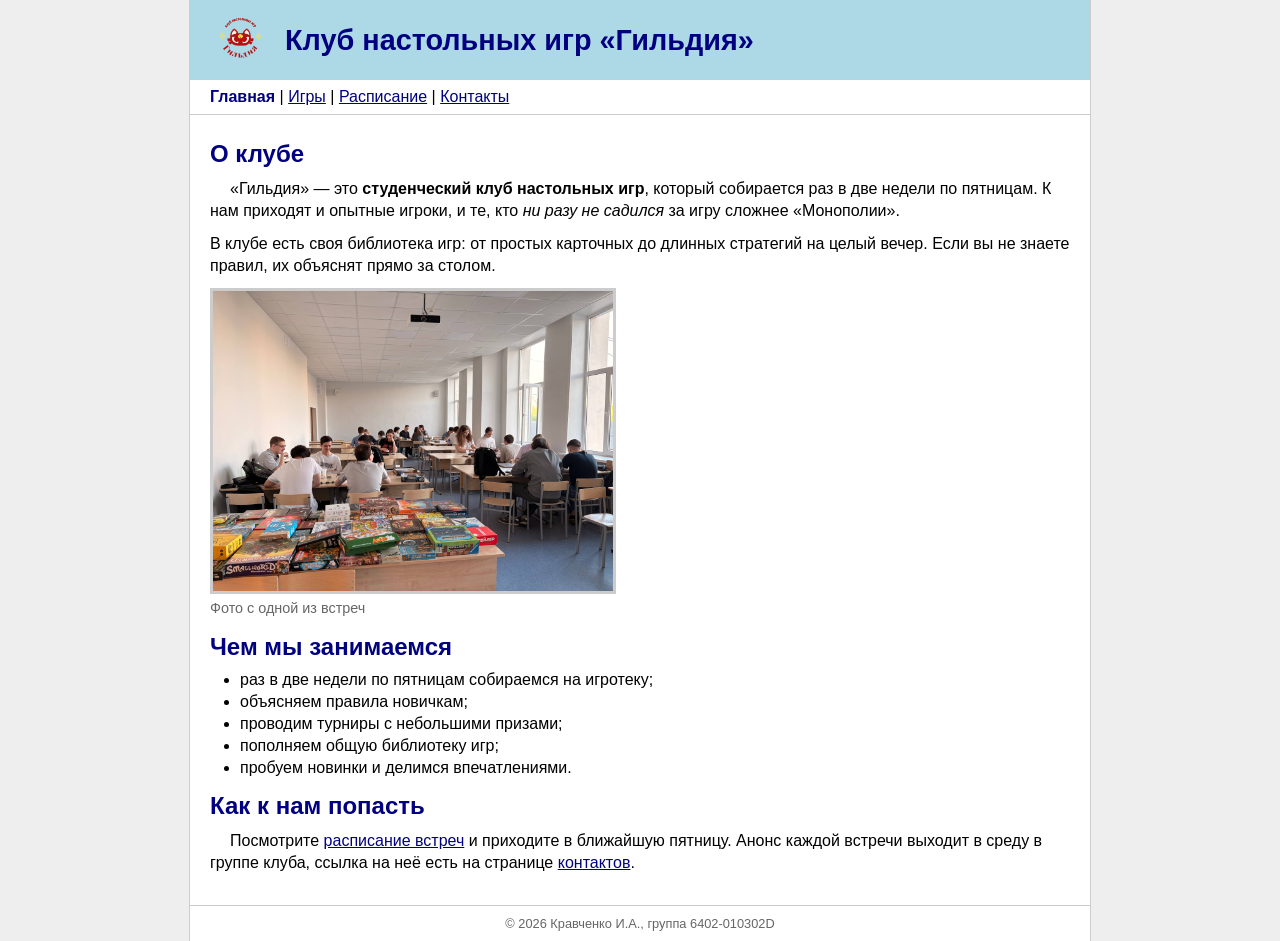
<file: lab2/index.html>
<!DOCTYPE html>
<html lang="ru">
<head>
  <meta charset="UTF-8">
  <title>Главная — Клуб «Гильдия»</title>
  <link rel="stylesheet" href="css/style.css">
</head>
<body>
  <div id="wrapper">
    <header id="header">
      <img src="images/meeple.svg" alt="Логотип клуба" class="logo">
      <h1>Клуб настольных игр «Гильдия»</h1>
    </header>
    <nav>
      <a href="index.html" class="active">Главная</a> |
      <a href="games.html">Игры</a> |
      <a href="schedule.html">Расписание</a> |
      <a href="contacts.html">Контакты</a>
    </nav>
    <main>
      <h2>О клубе</h2>
      <p>
        «Гильдия» — это <strong>студенческий клуб настольных игр</strong>, который собирается
        раз в две недели по пятницам. К нам приходят и опытные игроки, и те, кто <em>ни разу не садился</em>
        за игру сложнее «Монополии».
      </p>
      <p>
        В клубе есть своя библиотека игр: от простых карточных до длинных стратегий на целый вечер.
        Если вы не знаете правил, их объяснят прямо за столом.
      </p>
      <img src="images/photo_2026-05-12_20-10-39.jpg" alt="Игротека клуба: игроки за столами, впереди стол с коробками игр" class="photo">
      <p class="note">Фото с одной из встреч</p>

      <h2>Чем мы занимаемся</h2>
      <ul>
        <li>раз в две недели по пятницам собираемся на игротеку;</li>
        <li>объясняем правила новичкам;</li>
        <li>проводим турниры с небольшими призами;</li>
        <li>пополняем общую библиотеку игр;</li>
        <li>пробуем новинки и делимся впечатлениями.</li>
      </ul>

      <h2>Как к нам попасть</h2>
      <p>
        Посмотрите <a href="schedule.html">расписание встреч</a> и приходите в ближайшую пятницу.
        Анонс каждой встречи выходит в среду в группе клуба, ссылка на неё есть на странице
        <a href="contacts.html">контактов</a>.
      </p>
    </main>
    <footer>© 2026 Кравченко И.А., группа 6402-010302D</footer>
  </div>
</body>
</html>
</file>
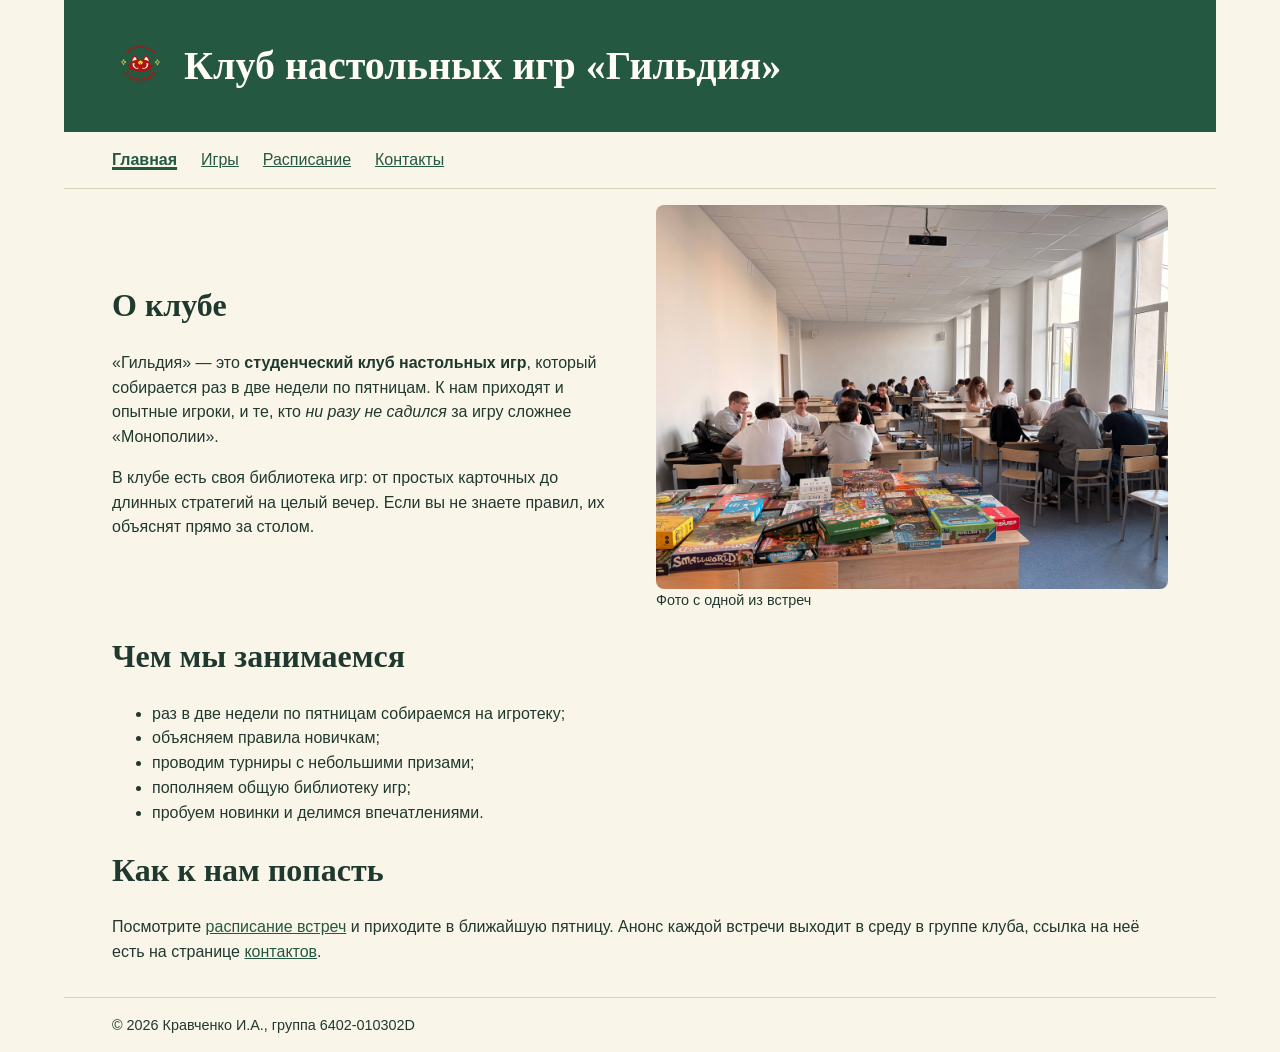
<file: lab4/index.html>
<!DOCTYPE html>
<html lang="ru">
<head>
  <meta charset="UTF-8">
  <meta name="viewport" content="width=device-width, initial-scale=1">
  <title>Главная — Клуб «Гильдия»</title>
  <link rel="stylesheet" href="css/style.css">
</head>
<body>
  <div class="page">
    <header class="masthead">
      <img src="images/meeple.svg" alt="Логотип клуба" class="masthead__logo masthead__logo_lively">
      <h1>Клуб настольных игр «Гильдия»</h1>
    </header>
    <nav class="menu">
      <a href="index.html" aria-current="page">Главная</a>
      <a href="games.html">Игры</a>
      <a href="schedule.html">Расписание</a>
      <a href="contacts.html">Контакты</a>
    </nav>
    <main>
      <section class="intro"><div><h2>О клубе</h2>
      <p>
        «Гильдия» — это <strong>студенческий клуб настольных игр</strong>, который собирается
        раз в две недели по пятницам. К нам приходят и опытные игроки, и те, кто <em>ни разу не садился</em>
        за игру сложнее «Монополии».
      </p>
      <p>
        В клубе есть своя библиотека игр: от простых карточных до длинных стратегий на целый вечер.
        Если вы не знаете правил, их объяснят прямо за столом.
      </p>
      </div><figure class="intro__figure"><img src="images/photo_2026-05-12_20-10-39.jpg" alt="Игротека клуба: игроки за столами, впереди стол с коробками игр" class="photo">
      <figcaption>Фото с одной из встреч</figcaption></figure></section>

      <h2>Чем мы занимаемся</h2>
      <ul>
        <li>раз в две недели по пятницам собираемся на игротеку;</li>
        <li>объясняем правила новичкам;</li>
        <li>проводим турниры с небольшими призами;</li>
        <li>пополняем общую библиотеку игр;</li>
        <li>пробуем новинки и делимся впечатлениями.</li>
      </ul>

      <h2>Как к нам попасть</h2>
      <p>
        Посмотрите <a href="schedule.html">расписание встреч</a> и приходите в ближайшую пятницу.
        Анонс каждой встречи выходит в среду в группе клуба, ссылка на неё есть на странице
        <a href="contacts.html">контактов</a>.
      </p>
    </main>
    <footer>© 2026 Кравченко И.А., группа 6402-010302D</footer>
  </div>
</body>
</html>
</file>
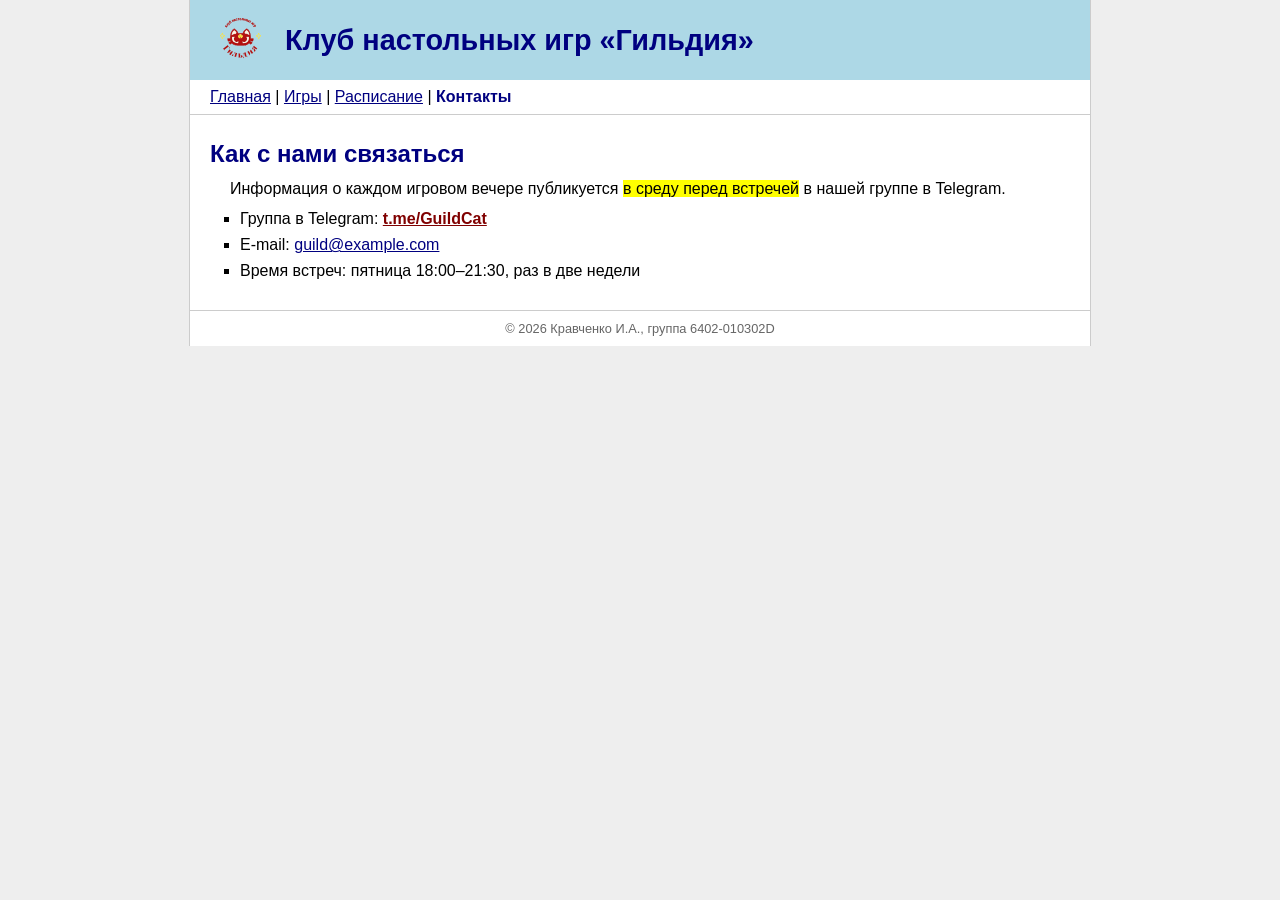
<file: lab2/contacts.html>
<!DOCTYPE html>
<html lang="ru">
<head>
  <meta charset="UTF-8">
  <title>Контакты — Клуб «Гильдия»</title>
  <link rel="stylesheet" href="css/style.css">
</head>
<body>
  <div id="wrapper">
    <header id="header">
      <img src="images/meeple.svg" alt="Логотип клуба" class="logo">
      <h1>Клуб настольных игр «Гильдия»</h1>
    </header>
    <nav>
      <a href="index.html">Главная</a> |
      <a href="games.html">Игры</a> |
      <a href="schedule.html">Расписание</a> |
      <a href="contacts.html" class="active">Контакты</a>
    </nav>
    <main>
      <h2>Как с нами связаться</h2>
      <p>
        Информация о каждом игровом вечере публикуется <mark>в среду перед встречей</mark>
        в нашей группе в Telegram.
      </p>
      <ul class="contacts">
        <li>Группа в Telegram: <a href="https://t.me/GuildCat" target="_blank">t.me/GuildCat</a></li>
        <li>E-mail: <a href="mailto:guild@example.com">guild@example.com</a></li>
        <li>Время встреч: пятница 18:00–21:30, раз в две недели</li>
      </ul>
    </main>
    <footer>© 2026 Кравченко И.А., группа 6402-010302D</footer>
  </div>
</body>
</html>
</file>
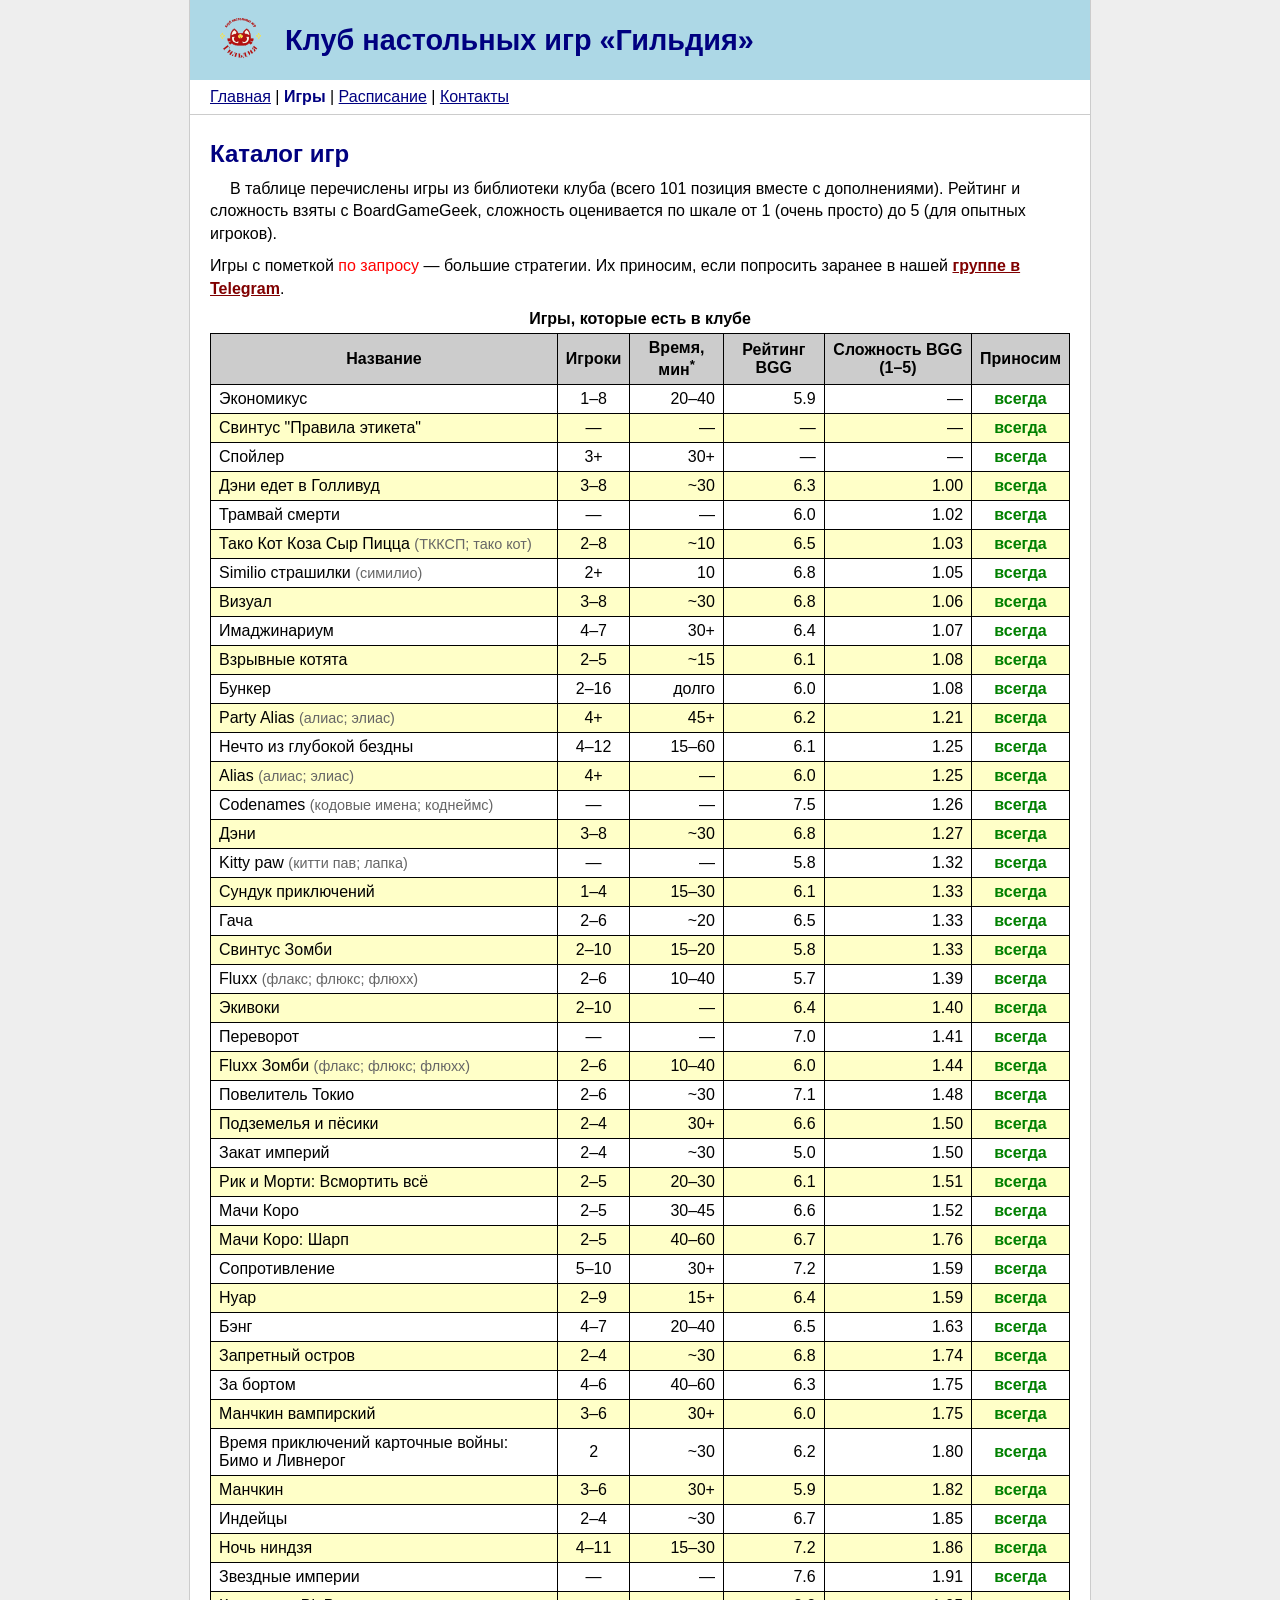
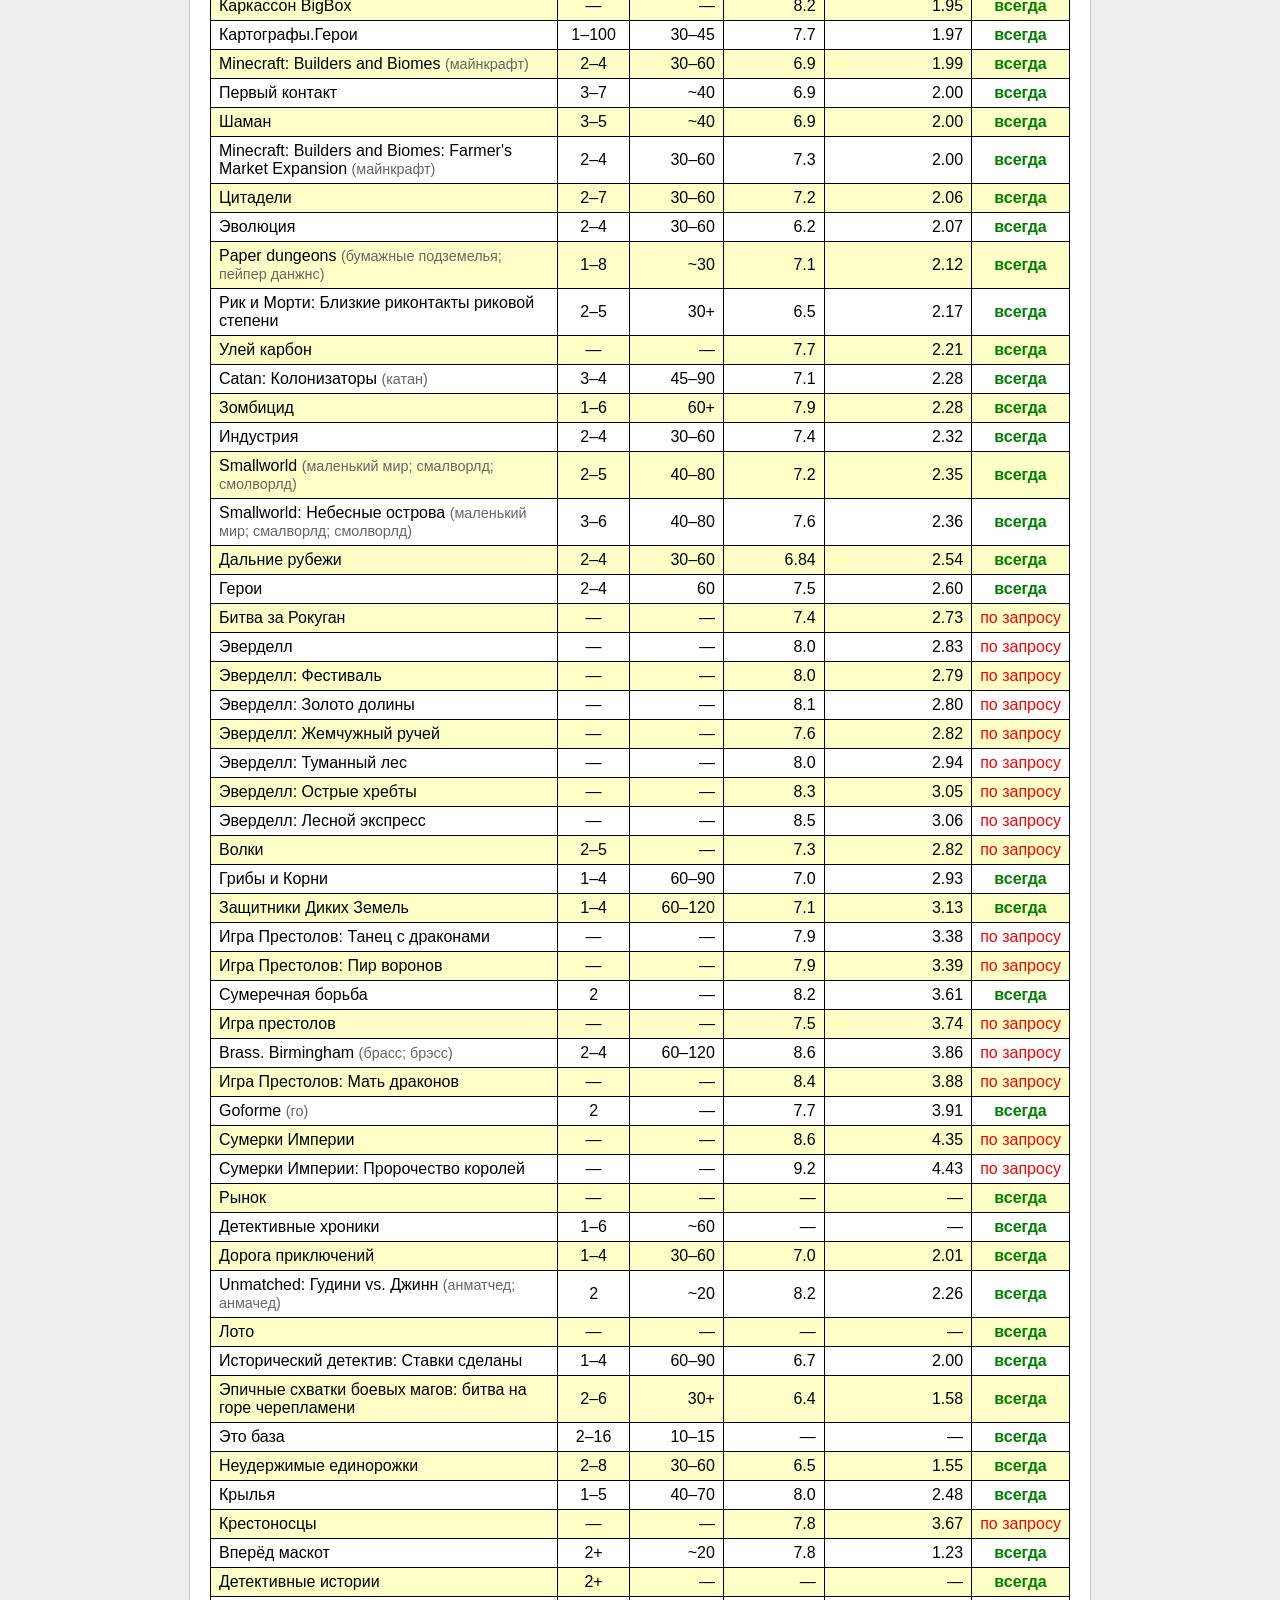
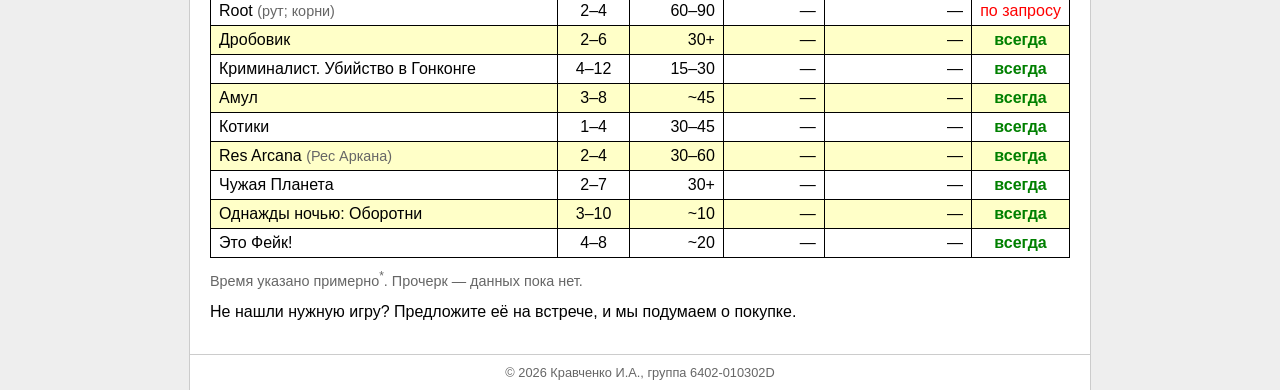
<file: lab2/games.html>
<!DOCTYPE html>
<html lang="ru">
<head>
  <meta charset="UTF-8">
  <title>Игры — Клуб «Гильдия»</title>
  <link rel="stylesheet" href="css/style.css">
</head>
<body>
  <div id="wrapper">
    <header id="header">
      <img src="images/meeple.svg" alt="Логотип клуба" class="logo">
      <h1>Клуб настольных игр «Гильдия»</h1>
    </header>
    <nav>
      <a href="index.html">Главная</a> |
      <a href="games.html" class="active">Игры</a> |
      <a href="schedule.html">Расписание</a> |
      <a href="contacts.html">Контакты</a>
    </nav>
    <main>
      <h2>Каталог игр</h2>
      <p>
        В таблице перечислены игры из библиотеки клуба (всего 101 позиция вместе с дополнениями).
        Рейтинг и сложность взяты с BoardGameGeek, сложность оценивается по шкале
        от 1 (очень просто) до 5 (для опытных игроков).
      </p>
      <p>
        Игры с пометкой <span class="no">по запросу</span> — большие стратегии. Их приносим,
        если попросить заранее в нашей <a href="https://t.me/GuildCat" target="_blank">группе в Telegram</a>.
      </p>

      <table>
        <caption>Игры, которые есть в клубе</caption>
        <thead>
          <tr>
            <th>Название</th>
            <th>Игроки</th>
            <th>Время, мин<sup>*</sup></th>
            <th>Рейтинг BGG</th>
            <th>Сложность BGG (1–5)</th>
            <th>Приносим</th>
          </tr>
        </thead>
        <tbody>
          <tr>
            <td class="left">Экономикус</td>
            <td class="center">1–8</td>
            <td class="right">20–40</td>
            <td class="right">5.9</td>
            <td class="right">—</td>
            <td class="center"><span class="yes">всегда</span></td>
          </tr>
          <tr>
            <td class="left">Свинтус "Правила этикета"</td>
            <td class="center">—</td>
            <td class="right">—</td>
            <td class="right">—</td>
            <td class="right">—</td>
            <td class="center"><span class="yes">всегда</span></td>
          </tr>
          <tr>
            <td class="left">Спойлер</td>
            <td class="center">3+</td>
            <td class="right">30+</td>
            <td class="right">—</td>
            <td class="right">—</td>
            <td class="center"><span class="yes">всегда</span></td>
          </tr>
          <tr>
            <td class="left">Дэни едет в Голливуд</td>
            <td class="center">3–8</td>
            <td class="right">~30</td>
            <td class="right">6.3</td>
            <td class="right">1.00</td>
            <td class="center"><span class="yes">всегда</span></td>
          </tr>
          <tr>
            <td class="left">Трамвай смерти</td>
            <td class="center">—</td>
            <td class="right">—</td>
            <td class="right">6.0</td>
            <td class="right">1.02</td>
            <td class="center"><span class="yes">всегда</span></td>
          </tr>
          <tr>
            <td class="left">Тако Кот Коза Сыр Пицца <span class="note">(ТККСП; тако кот)</span></td>
            <td class="center">2–8</td>
            <td class="right">~10</td>
            <td class="right">6.5</td>
            <td class="right">1.03</td>
            <td class="center"><span class="yes">всегда</span></td>
          </tr>
          <tr>
            <td class="left">Similio страшилки <span class="note">(симилио)</span></td>
            <td class="center">2+</td>
            <td class="right">10</td>
            <td class="right">6.8</td>
            <td class="right">1.05</td>
            <td class="center"><span class="yes">всегда</span></td>
          </tr>
          <tr>
            <td class="left">Визуал</td>
            <td class="center">3–8</td>
            <td class="right">~30</td>
            <td class="right">6.8</td>
            <td class="right">1.06</td>
            <td class="center"><span class="yes">всегда</span></td>
          </tr>
          <tr>
            <td class="left">Имаджинариум</td>
            <td class="center">4–7</td>
            <td class="right">30+</td>
            <td class="right">6.4</td>
            <td class="right">1.07</td>
            <td class="center"><span class="yes">всегда</span></td>
          </tr>
          <tr>
            <td class="left">Взрывные котята</td>
            <td class="center">2–5</td>
            <td class="right">~15</td>
            <td class="right">6.1</td>
            <td class="right">1.08</td>
            <td class="center"><span class="yes">всегда</span></td>
          </tr>
          <tr>
            <td class="left">Бункер</td>
            <td class="center">2–16</td>
            <td class="right">долго</td>
            <td class="right">6.0</td>
            <td class="right">1.08</td>
            <td class="center"><span class="yes">всегда</span></td>
          </tr>
          <tr>
            <td class="left">Party Alias <span class="note">(алиас; элиас)</span></td>
            <td class="center">4+</td>
            <td class="right">45+</td>
            <td class="right">6.2</td>
            <td class="right">1.21</td>
            <td class="center"><span class="yes">всегда</span></td>
          </tr>
          <tr>
            <td class="left">Нечто из глубокой бездны</td>
            <td class="center">4–12</td>
            <td class="right">15–60</td>
            <td class="right">6.1</td>
            <td class="right">1.25</td>
            <td class="center"><span class="yes">всегда</span></td>
          </tr>
          <tr>
            <td class="left">Alias <span class="note">(алиас; элиас)</span></td>
            <td class="center">4+</td>
            <td class="right">—</td>
            <td class="right">6.0</td>
            <td class="right">1.25</td>
            <td class="center"><span class="yes">всегда</span></td>
          </tr>
          <tr>
            <td class="left">Codenames <span class="note">(кодовые имена; коднеймс)</span></td>
            <td class="center">—</td>
            <td class="right">—</td>
            <td class="right">7.5</td>
            <td class="right">1.26</td>
            <td class="center"><span class="yes">всегда</span></td>
          </tr>
          <tr>
            <td class="left">Дэни</td>
            <td class="center">3–8</td>
            <td class="right">~30</td>
            <td class="right">6.8</td>
            <td class="right">1.27</td>
            <td class="center"><span class="yes">всегда</span></td>
          </tr>
          <tr>
            <td class="left">Kitty paw <span class="note">(китти пав; лапка)</span></td>
            <td class="center">—</td>
            <td class="right">—</td>
            <td class="right">5.8</td>
            <td class="right">1.32</td>
            <td class="center"><span class="yes">всегда</span></td>
          </tr>
          <tr>
            <td class="left">Сундук приключений</td>
            <td class="center">1–4</td>
            <td class="right">15–30</td>
            <td class="right">6.1</td>
            <td class="right">1.33</td>
            <td class="center"><span class="yes">всегда</span></td>
          </tr>
          <tr>
            <td class="left">Гача</td>
            <td class="center">2–6</td>
            <td class="right">~20</td>
            <td class="right">6.5</td>
            <td class="right">1.33</td>
            <td class="center"><span class="yes">всегда</span></td>
          </tr>
          <tr>
            <td class="left">Свинтус Зомби</td>
            <td class="center">2–10</td>
            <td class="right">15–20</td>
            <td class="right">5.8</td>
            <td class="right">1.33</td>
            <td class="center"><span class="yes">всегда</span></td>
          </tr>
          <tr>
            <td class="left">Fluxx <span class="note">(флакс; флюкс; флюхх)</span></td>
            <td class="center">2–6</td>
            <td class="right">10–40</td>
            <td class="right">5.7</td>
            <td class="right">1.39</td>
            <td class="center"><span class="yes">всегда</span></td>
          </tr>
          <tr>
            <td class="left">Экивоки</td>
            <td class="center">2–10</td>
            <td class="right">—</td>
            <td class="right">6.4</td>
            <td class="right">1.40</td>
            <td class="center"><span class="yes">всегда</span></td>
          </tr>
          <tr>
            <td class="left">Переворот</td>
            <td class="center">—</td>
            <td class="right">—</td>
            <td class="right">7.0</td>
            <td class="right">1.41</td>
            <td class="center"><span class="yes">всегда</span></td>
          </tr>
          <tr>
            <td class="left">Fluxx Зомби <span class="note">(флакс; флюкс; флюхх)</span></td>
            <td class="center">2–6</td>
            <td class="right">10–40</td>
            <td class="right">6.0</td>
            <td class="right">1.44</td>
            <td class="center"><span class="yes">всегда</span></td>
          </tr>
          <tr>
            <td class="left">Повелитель Токио</td>
            <td class="center">2–6</td>
            <td class="right">~30</td>
            <td class="right">7.1</td>
            <td class="right">1.48</td>
            <td class="center"><span class="yes">всегда</span></td>
          </tr>
          <tr>
            <td class="left">Подземелья и пёсики</td>
            <td class="center">2–4</td>
            <td class="right">30+</td>
            <td class="right">6.6</td>
            <td class="right">1.50</td>
            <td class="center"><span class="yes">всегда</span></td>
          </tr>
          <tr>
            <td class="left">Закат империй</td>
            <td class="center">2–4</td>
            <td class="right">~30</td>
            <td class="right">5.0</td>
            <td class="right">1.50</td>
            <td class="center"><span class="yes">всегда</span></td>
          </tr>
          <tr>
            <td class="left">Рик и Морти: Всмортить всё</td>
            <td class="center">2–5</td>
            <td class="right">20–30</td>
            <td class="right">6.1</td>
            <td class="right">1.51</td>
            <td class="center"><span class="yes">всегда</span></td>
          </tr>
          <tr>
            <td class="left">Мачи Коро</td>
            <td class="center">2–5</td>
            <td class="right">30–45</td>
            <td class="right">6.6</td>
            <td class="right">1.52</td>
            <td class="center"><span class="yes">всегда</span></td>
          </tr>
          <tr>
            <td class="left">Мачи Коро: Шарп</td>
            <td class="center">2–5</td>
            <td class="right">40–60</td>
            <td class="right">6.7</td>
            <td class="right">1.76</td>
            <td class="center"><span class="yes">всегда</span></td>
          </tr>
          <tr>
            <td class="left">Сопротивление</td>
            <td class="center">5–10</td>
            <td class="right">30+</td>
            <td class="right">7.2</td>
            <td class="right">1.59</td>
            <td class="center"><span class="yes">всегда</span></td>
          </tr>
          <tr>
            <td class="left">Нуар</td>
            <td class="center">2–9</td>
            <td class="right">15+</td>
            <td class="right">6.4</td>
            <td class="right">1.59</td>
            <td class="center"><span class="yes">всегда</span></td>
          </tr>
          <tr>
            <td class="left">Бэнг</td>
            <td class="center">4–7</td>
            <td class="right">20–40</td>
            <td class="right">6.5</td>
            <td class="right">1.63</td>
            <td class="center"><span class="yes">всегда</span></td>
          </tr>
          <tr>
            <td class="left">Запретный остров</td>
            <td class="center">2–4</td>
            <td class="right">~30</td>
            <td class="right">6.8</td>
            <td class="right">1.74</td>
            <td class="center"><span class="yes">всегда</span></td>
          </tr>
          <tr>
            <td class="left">За бортом</td>
            <td class="center">4–6</td>
            <td class="right">40–60</td>
            <td class="right">6.3</td>
            <td class="right">1.75</td>
            <td class="center"><span class="yes">всегда</span></td>
          </tr>
          <tr>
            <td class="left">Манчкин вампирский</td>
            <td class="center">3–6</td>
            <td class="right">30+</td>
            <td class="right">6.0</td>
            <td class="right">1.75</td>
            <td class="center"><span class="yes">всегда</span></td>
          </tr>
          <tr>
            <td class="left">Время приключений карточные войны: Бимо и Ливнерог</td>
            <td class="center">2</td>
            <td class="right">~30</td>
            <td class="right">6.2</td>
            <td class="right">1.80</td>
            <td class="center"><span class="yes">всегда</span></td>
          </tr>
          <tr>
            <td class="left">Манчкин</td>
            <td class="center">3–6</td>
            <td class="right">30+</td>
            <td class="right">5.9</td>
            <td class="right">1.82</td>
            <td class="center"><span class="yes">всегда</span></td>
          </tr>
          <tr>
            <td class="left">Индейцы</td>
            <td class="center">2–4</td>
            <td class="right">~30</td>
            <td class="right">6.7</td>
            <td class="right">1.85</td>
            <td class="center"><span class="yes">всегда</span></td>
          </tr>
          <tr>
            <td class="left">Ночь ниндзя</td>
            <td class="center">4–11</td>
            <td class="right">15–30</td>
            <td class="right">7.2</td>
            <td class="right">1.86</td>
            <td class="center"><span class="yes">всегда</span></td>
          </tr>
          <tr>
            <td class="left">Звездные империи</td>
            <td class="center">—</td>
            <td class="right">—</td>
            <td class="right">7.6</td>
            <td class="right">1.91</td>
            <td class="center"><span class="yes">всегда</span></td>
          </tr>
          <tr>
            <td class="left">Каркассон BigBox</td>
            <td class="center">—</td>
            <td class="right">—</td>
            <td class="right">8.2</td>
            <td class="right">1.95</td>
            <td class="center"><span class="yes">всегда</span></td>
          </tr>
          <tr>
            <td class="left">Картографы.Герои</td>
            <td class="center">1–100</td>
            <td class="right">30–45</td>
            <td class="right">7.7</td>
            <td class="right">1.97</td>
            <td class="center"><span class="yes">всегда</span></td>
          </tr>
          <tr>
            <td class="left">Minecraft: Builders and Biomes <span class="note">(майнкрафт)</span></td>
            <td class="center">2–4</td>
            <td class="right">30–60</td>
            <td class="right">6.9</td>
            <td class="right">1.99</td>
            <td class="center"><span class="yes">всегда</span></td>
          </tr>
          <tr>
            <td class="left">Первый контакт</td>
            <td class="center">3–7</td>
            <td class="right">~40</td>
            <td class="right">6.9</td>
            <td class="right">2.00</td>
            <td class="center"><span class="yes">всегда</span></td>
          </tr>
          <tr>
            <td class="left">Шаман</td>
            <td class="center">3–5</td>
            <td class="right">~40</td>
            <td class="right">6.9</td>
            <td class="right">2.00</td>
            <td class="center"><span class="yes">всегда</span></td>
          </tr>
          <tr>
            <td class="left">Minecraft: Builders and Biomes: Farmer's Market Expansion <span class="note">(майнкрафт)</span></td>
            <td class="center">2–4</td>
            <td class="right">30–60</td>
            <td class="right">7.3</td>
            <td class="right">2.00</td>
            <td class="center"><span class="yes">всегда</span></td>
          </tr>
          <tr>
            <td class="left">Цитадели</td>
            <td class="center">2–7</td>
            <td class="right">30–60</td>
            <td class="right">7.2</td>
            <td class="right">2.06</td>
            <td class="center"><span class="yes">всегда</span></td>
          </tr>
          <tr>
            <td class="left">Эволюция</td>
            <td class="center">2–4</td>
            <td class="right">30–60</td>
            <td class="right">6.2</td>
            <td class="right">2.07</td>
            <td class="center"><span class="yes">всегда</span></td>
          </tr>
          <tr>
            <td class="left">Paper dungeons <span class="note">(бумажные подземелья; пейпер данжнс)</span></td>
            <td class="center">1–8</td>
            <td class="right">~30</td>
            <td class="right">7.1</td>
            <td class="right">2.12</td>
            <td class="center"><span class="yes">всегда</span></td>
          </tr>
          <tr>
            <td class="left">Рик и Морти: Близкие риконтакты риковой степени</td>
            <td class="center">2–5</td>
            <td class="right">30+</td>
            <td class="right">6.5</td>
            <td class="right">2.17</td>
            <td class="center"><span class="yes">всегда</span></td>
          </tr>
          <tr>
            <td class="left">Улей карбон</td>
            <td class="center">—</td>
            <td class="right">—</td>
            <td class="right">7.7</td>
            <td class="right">2.21</td>
            <td class="center"><span class="yes">всегда</span></td>
          </tr>
          <tr>
            <td class="left">Catan: Колонизаторы <span class="note">(катан)</span></td>
            <td class="center">3–4</td>
            <td class="right">45–90</td>
            <td class="right">7.1</td>
            <td class="right">2.28</td>
            <td class="center"><span class="yes">всегда</span></td>
          </tr>
          <tr>
            <td class="left">Зомбицид</td>
            <td class="center">1–6</td>
            <td class="right">60+</td>
            <td class="right">7.9</td>
            <td class="right">2.28</td>
            <td class="center"><span class="yes">всегда</span></td>
          </tr>
          <tr>
            <td class="left">Индустрия</td>
            <td class="center">2–4</td>
            <td class="right">30–60</td>
            <td class="right">7.4</td>
            <td class="right">2.32</td>
            <td class="center"><span class="yes">всегда</span></td>
          </tr>
          <tr>
            <td class="left">Smallworld <span class="note">(маленький мир; смалворлд; смолворлд)</span></td>
            <td class="center">2–5</td>
            <td class="right">40–80</td>
            <td class="right">7.2</td>
            <td class="right">2.35</td>
            <td class="center"><span class="yes">всегда</span></td>
          </tr>
          <tr>
            <td class="left">Smallworld: Небесные острова <span class="note">(маленький мир; смалворлд; смолворлд)</span></td>
            <td class="center">3–6</td>
            <td class="right">40–80</td>
            <td class="right">7.6</td>
            <td class="right">2.36</td>
            <td class="center"><span class="yes">всегда</span></td>
          </tr>
          <tr>
            <td class="left">Дальние рубежи</td>
            <td class="center">2–4</td>
            <td class="right">30–60</td>
            <td class="right">6.84</td>
            <td class="right">2.54</td>
            <td class="center"><span class="yes">всегда</span></td>
          </tr>
          <tr>
            <td class="left">Герои</td>
            <td class="center">2–4</td>
            <td class="right">60</td>
            <td class="right">7.5</td>
            <td class="right">2.60</td>
            <td class="center"><span class="yes">всегда</span></td>
          </tr>
          <tr>
            <td class="left">Битва за Рокуган</td>
            <td class="center">—</td>
            <td class="right">—</td>
            <td class="right">7.4</td>
            <td class="right">2.73</td>
            <td class="center"><span class="no">по запросу</span></td>
          </tr>
          <tr>
            <td class="left">Эверделл</td>
            <td class="center">—</td>
            <td class="right">—</td>
            <td class="right">8.0</td>
            <td class="right">2.83</td>
            <td class="center"><span class="no">по запросу</span></td>
          </tr>
          <tr>
            <td class="left">Эверделл: Фестиваль</td>
            <td class="center">—</td>
            <td class="right">—</td>
            <td class="right">8.0</td>
            <td class="right">2.79</td>
            <td class="center"><span class="no">по запросу</span></td>
          </tr>
          <tr>
            <td class="left">Эверделл: Золото долины</td>
            <td class="center">—</td>
            <td class="right">—</td>
            <td class="right">8.1</td>
            <td class="right">2.80</td>
            <td class="center"><span class="no">по запросу</span></td>
          </tr>
          <tr>
            <td class="left">Эверделл: Жемчужный ручей</td>
            <td class="center">—</td>
            <td class="right">—</td>
            <td class="right">7.6</td>
            <td class="right">2.82</td>
            <td class="center"><span class="no">по запросу</span></td>
          </tr>
          <tr>
            <td class="left">Эверделл: Туманный лес</td>
            <td class="center">—</td>
            <td class="right">—</td>
            <td class="right">8.0</td>
            <td class="right">2.94</td>
            <td class="center"><span class="no">по запросу</span></td>
          </tr>
          <tr>
            <td class="left">Эверделл: Острые хребты</td>
            <td class="center">—</td>
            <td class="right">—</td>
            <td class="right">8.3</td>
            <td class="right">3.05</td>
            <td class="center"><span class="no">по запросу</span></td>
          </tr>
          <tr>
            <td class="left">Эверделл: Лесной экспресс</td>
            <td class="center">—</td>
            <td class="right">—</td>
            <td class="right">8.5</td>
            <td class="right">3.06</td>
            <td class="center"><span class="no">по запросу</span></td>
          </tr>
          <tr>
            <td class="left">Волки</td>
            <td class="center">2–5</td>
            <td class="right">—</td>
            <td class="right">7.3</td>
            <td class="right">2.82</td>
            <td class="center"><span class="no">по запросу</span></td>
          </tr>
          <tr>
            <td class="left">Грибы и Корни</td>
            <td class="center">1–4</td>
            <td class="right">60–90</td>
            <td class="right">7.0</td>
            <td class="right">2.93</td>
            <td class="center"><span class="yes">всегда</span></td>
          </tr>
          <tr>
            <td class="left">Защитники Диких Земель</td>
            <td class="center">1–4</td>
            <td class="right">60–120</td>
            <td class="right">7.1</td>
            <td class="right">3.13</td>
            <td class="center"><span class="yes">всегда</span></td>
          </tr>
          <tr>
            <td class="left">Игра Престолов: Танец с драконами</td>
            <td class="center">—</td>
            <td class="right">—</td>
            <td class="right">7.9</td>
            <td class="right">3.38</td>
            <td class="center"><span class="no">по запросу</span></td>
          </tr>
          <tr>
            <td class="left">Игра Престолов: Пир воронов</td>
            <td class="center">—</td>
            <td class="right">—</td>
            <td class="right">7.9</td>
            <td class="right">3.39</td>
            <td class="center"><span class="no">по запросу</span></td>
          </tr>
          <tr>
            <td class="left">Сумеречная борьба</td>
            <td class="center">2</td>
            <td class="right">—</td>
            <td class="right">8.2</td>
            <td class="right">3.61</td>
            <td class="center"><span class="yes">всегда</span></td>
          </tr>
          <tr>
            <td class="left">Игра престолов</td>
            <td class="center">—</td>
            <td class="right">—</td>
            <td class="right">7.5</td>
            <td class="right">3.74</td>
            <td class="center"><span class="no">по запросу</span></td>
          </tr>
          <tr>
            <td class="left">Brass. Birmingham <span class="note">(брасс; брэсс)</span></td>
            <td class="center">2–4</td>
            <td class="right">60–120</td>
            <td class="right">8.6</td>
            <td class="right">3.86</td>
            <td class="center"><span class="no">по запросу</span></td>
          </tr>
          <tr>
            <td class="left">Игра Престолов: Мать драконов</td>
            <td class="center">—</td>
            <td class="right">—</td>
            <td class="right">8.4</td>
            <td class="right">3.88</td>
            <td class="center"><span class="no">по запросу</span></td>
          </tr>
          <tr>
            <td class="left">Goforme <span class="note">(го)</span></td>
            <td class="center">2</td>
            <td class="right">—</td>
            <td class="right">7.7</td>
            <td class="right">3.91</td>
            <td class="center"><span class="yes">всегда</span></td>
          </tr>
          <tr>
            <td class="left">Сумерки Империи</td>
            <td class="center">—</td>
            <td class="right">—</td>
            <td class="right">8.6</td>
            <td class="right">4.35</td>
            <td class="center"><span class="no">по запросу</span></td>
          </tr>
          <tr>
            <td class="left">Сумерки Империи: Пророчество королей</td>
            <td class="center">—</td>
            <td class="right">—</td>
            <td class="right">9.2</td>
            <td class="right">4.43</td>
            <td class="center"><span class="no">по запросу</span></td>
          </tr>
          <tr>
            <td class="left">Рынок</td>
            <td class="center">—</td>
            <td class="right">—</td>
            <td class="right">—</td>
            <td class="right">—</td>
            <td class="center"><span class="yes">всегда</span></td>
          </tr>
          <tr>
            <td class="left">Детективные хроники</td>
            <td class="center">1–6</td>
            <td class="right">~60</td>
            <td class="right">—</td>
            <td class="right">—</td>
            <td class="center"><span class="yes">всегда</span></td>
          </tr>
          <tr>
            <td class="left">Дорога приключений</td>
            <td class="center">1–4</td>
            <td class="right">30–60</td>
            <td class="right">7.0</td>
            <td class="right">2.01</td>
            <td class="center"><span class="yes">всегда</span></td>
          </tr>
          <tr>
            <td class="left">Unmatched: Гудини vs. Джинн <span class="note">(анматчед; анмачед)</span></td>
            <td class="center">2</td>
            <td class="right">~20</td>
            <td class="right">8.2</td>
            <td class="right">2.26</td>
            <td class="center"><span class="yes">всегда</span></td>
          </tr>
          <tr>
            <td class="left">Лото</td>
            <td class="center">—</td>
            <td class="right">—</td>
            <td class="right">—</td>
            <td class="right">—</td>
            <td class="center"><span class="yes">всегда</span></td>
          </tr>
          <tr>
            <td class="left">Исторический детектив: Ставки сделаны</td>
            <td class="center">1–4</td>
            <td class="right">60–90</td>
            <td class="right">6.7</td>
            <td class="right">2.00</td>
            <td class="center"><span class="yes">всегда</span></td>
          </tr>
          <tr>
            <td class="left">Эпичные схватки боевых магов: битва на горе черепламени</td>
            <td class="center">2–6</td>
            <td class="right">30+</td>
            <td class="right">6.4</td>
            <td class="right">1.58</td>
            <td class="center"><span class="yes">всегда</span></td>
          </tr>
          <tr>
            <td class="left">Это база</td>
            <td class="center">2–16</td>
            <td class="right">10–15</td>
            <td class="right">—</td>
            <td class="right">—</td>
            <td class="center"><span class="yes">всегда</span></td>
          </tr>
          <tr>
            <td class="left">Неудержимые единорожки</td>
            <td class="center">2–8</td>
            <td class="right">30–60</td>
            <td class="right">6.5</td>
            <td class="right">1.55</td>
            <td class="center"><span class="yes">всегда</span></td>
          </tr>
          <tr>
            <td class="left">Крылья</td>
            <td class="center">1–5</td>
            <td class="right">40–70</td>
            <td class="right">8.0</td>
            <td class="right">2.48</td>
            <td class="center"><span class="yes">всегда</span></td>
          </tr>
          <tr>
            <td class="left">Крестоносцы</td>
            <td class="center">—</td>
            <td class="right">—</td>
            <td class="right">7.8</td>
            <td class="right">3.67</td>
            <td class="center"><span class="no">по запросу</span></td>
          </tr>
          <tr>
            <td class="left">Вперёд маскот</td>
            <td class="center">2+</td>
            <td class="right">~20</td>
            <td class="right">7.8</td>
            <td class="right">1.23</td>
            <td class="center"><span class="yes">всегда</span></td>
          </tr>
          <tr>
            <td class="left">Детективные истории</td>
            <td class="center">2+</td>
            <td class="right">—</td>
            <td class="right">—</td>
            <td class="right">—</td>
            <td class="center"><span class="yes">всегда</span></td>
          </tr>
          <tr>
            <td class="left">Root <span class="note">(рут; корни)</span></td>
            <td class="center">2–4</td>
            <td class="right">60–90</td>
            <td class="right">—</td>
            <td class="right">—</td>
            <td class="center"><span class="no">по запросу</span></td>
          </tr>
          <tr>
            <td class="left">Дробовик</td>
            <td class="center">2–6</td>
            <td class="right">30+</td>
            <td class="right">—</td>
            <td class="right">—</td>
            <td class="center"><span class="yes">всегда</span></td>
          </tr>
          <tr>
            <td class="left">Криминалист. Убийство в Гонконге</td>
            <td class="center">4–12</td>
            <td class="right">15–30</td>
            <td class="right">—</td>
            <td class="right">—</td>
            <td class="center"><span class="yes">всегда</span></td>
          </tr>
          <tr>
            <td class="left">Амул</td>
            <td class="center">3–8</td>
            <td class="right">~45</td>
            <td class="right">—</td>
            <td class="right">—</td>
            <td class="center"><span class="yes">всегда</span></td>
          </tr>
          <tr>
            <td class="left">Котики</td>
            <td class="center">1–4</td>
            <td class="right">30–45</td>
            <td class="right">—</td>
            <td class="right">—</td>
            <td class="center"><span class="yes">всегда</span></td>
          </tr>
          <tr>
            <td class="left">Res Arcana <span class="note">(Рес Аркана)</span></td>
            <td class="center">2–4</td>
            <td class="right">30–60</td>
            <td class="right">—</td>
            <td class="right">—</td>
            <td class="center"><span class="yes">всегда</span></td>
          </tr>
          <tr>
            <td class="left">Чужая Планета</td>
            <td class="center">2–7</td>
            <td class="right">30+</td>
            <td class="right">—</td>
            <td class="right">—</td>
            <td class="center"><span class="yes">всегда</span></td>
          </tr>
          <tr>
            <td class="left">Однажды ночью: Оборотни</td>
            <td class="center">3–10</td>
            <td class="right">~10</td>
            <td class="right">—</td>
            <td class="right">—</td>
            <td class="center"><span class="yes">всегда</span></td>
          </tr>
          <tr>
            <td class="left">Это Фейк!</td>
            <td class="center">4–8</td>
            <td class="right">~20</td>
            <td class="right">—</td>
            <td class="right">—</td>
            <td class="center"><span class="yes">всегда</span></td>
          </tr>
        </tbody>
      </table>
      <p class="note">Время указано примерно<sup>*</sup>. Прочерк — данных пока нет.</p>

      <p>
        Не нашли нужную игру? Предложите её на встрече, и мы подумаем о покупке.
      </p>
    </main>
    <footer>© 2026 Кравченко И.А., группа 6402-010302D</footer>
  </div>
</body>
</html>
</file>
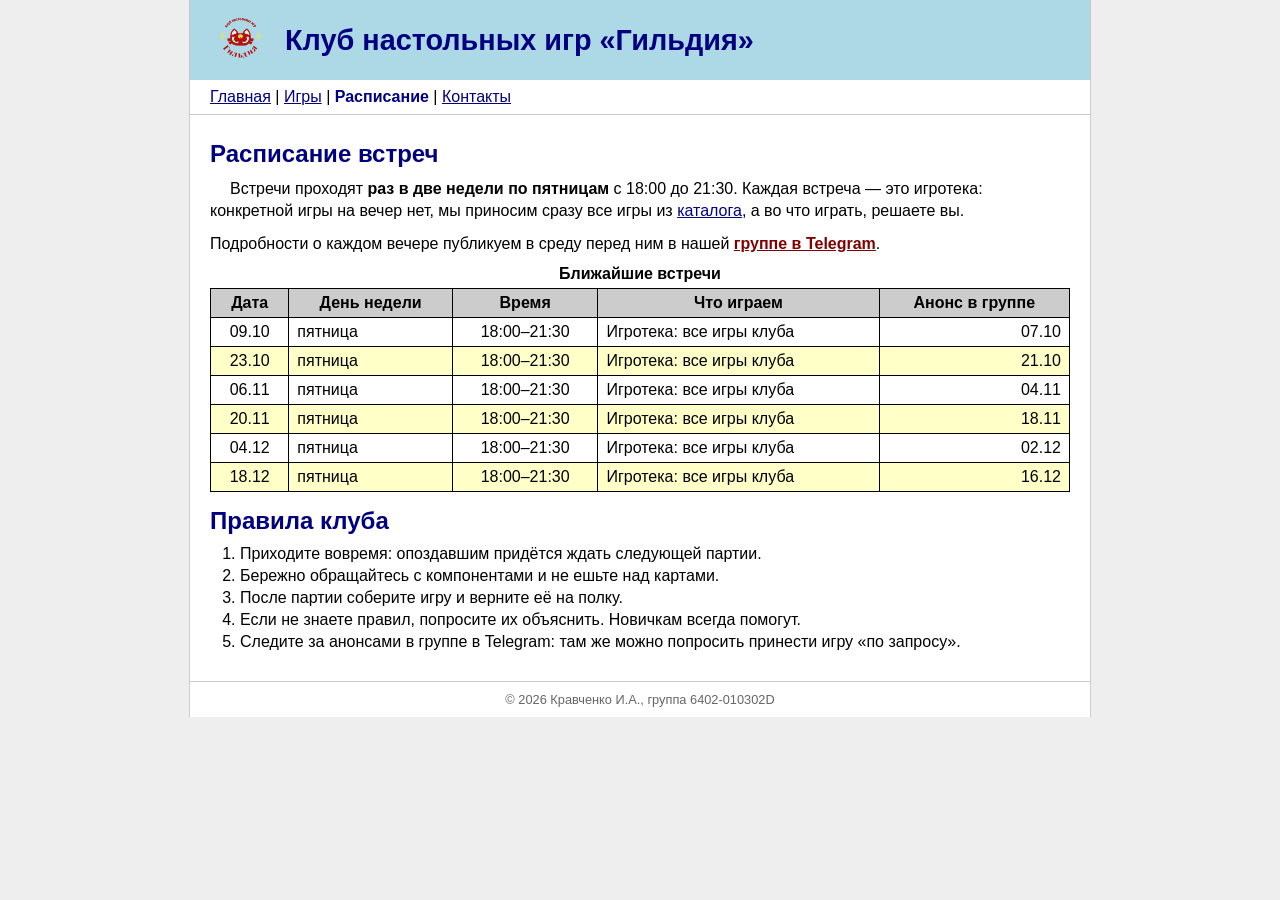
<file: lab2/schedule.html>
<!DOCTYPE html>
<html lang="ru">
<head>
  <meta charset="UTF-8">
  <title>Расписание — Клуб «Гильдия»</title>
  <link rel="stylesheet" href="css/style.css">
</head>
<body>
  <div id="wrapper">
    <header id="header">
      <img src="images/meeple.svg" alt="Логотип клуба" class="logo">
      <h1>Клуб настольных игр «Гильдия»</h1>
    </header>
    <nav>
      <a href="index.html">Главная</a> |
      <a href="games.html">Игры</a> |
      <a href="schedule.html" class="active">Расписание</a> |
      <a href="contacts.html">Контакты</a>
    </nav>
    <main>
      <h2>Расписание встреч</h2>
      <p>
        Встречи проходят <strong>раз в две недели по пятницам</strong> с 18:00 до 21:30.
        Каждая встреча — это игротека: конкретной игры на вечер нет, мы приносим сразу все
        игры из <a href="games.html">каталога</a>, а во что играть, решаете вы.
      </p>
      <p>
        Подробности о каждом вечере публикуем в среду перед ним в нашей
        <a href="https://t.me/GuildCat" target="_blank">группе в Telegram</a>.
      </p>

      <table>
        <caption>Ближайшие встречи</caption>
        <thead>
          <tr>
            <th>Дата</th>
            <th>День недели</th>
            <th>Время</th>
            <th>Что играем</th>
            <th>Анонс в группе</th>
          </tr>
        </thead>
        <tbody>
          <tr>
            <td class="center">09.10</td>
            <td class="left">пятница</td>
            <td class="center">18:00–21:30</td>
            <td class="left">Игротека: все игры клуба</td>
            <td class="right">07.10</td>
          </tr>
          <tr>
            <td class="center">23.10</td>
            <td class="left">пятница</td>
            <td class="center">18:00–21:30</td>
            <td class="left">Игротека: все игры клуба</td>
            <td class="right">21.10</td>
          </tr>
          <tr>
            <td class="center">06.11</td>
            <td class="left">пятница</td>
            <td class="center">18:00–21:30</td>
            <td class="left">Игротека: все игры клуба</td>
            <td class="right">04.11</td>
          </tr>
          <tr>
            <td class="center">20.11</td>
            <td class="left">пятница</td>
            <td class="center">18:00–21:30</td>
            <td class="left">Игротека: все игры клуба</td>
            <td class="right">18.11</td>
          </tr>
          <tr>
            <td class="center">04.12</td>
            <td class="left">пятница</td>
            <td class="center">18:00–21:30</td>
            <td class="left">Игротека: все игры клуба</td>
            <td class="right">02.12</td>
          </tr>
          <tr>
            <td class="center">18.12</td>
            <td class="left">пятница</td>
            <td class="center">18:00–21:30</td>
            <td class="left">Игротека: все игры клуба</td>
            <td class="right">16.12</td>
          </tr>
        </tbody>
      </table>

      <h2>Правила клуба</h2>
      <ol>
        <li>Приходите вовремя: опоздавшим придётся ждать следующей партии.</li>
        <li>Бережно обращайтесь с компонентами и не ешьте над картами.</li>
        <li>После партии соберите игру и верните её на полку.</li>
        <li>Если не знаете правил, попросите их объяснить. Новичкам всегда помогут.</li>
        <li>Следите за анонсами в группе в Telegram: там же можно попросить принести игру «по запросу».</li>
      </ol>
    </main>
    <footer>© 2026 Кравченко И.А., группа 6402-010302D</footer>
  </div>
</body>
</html>
</file>
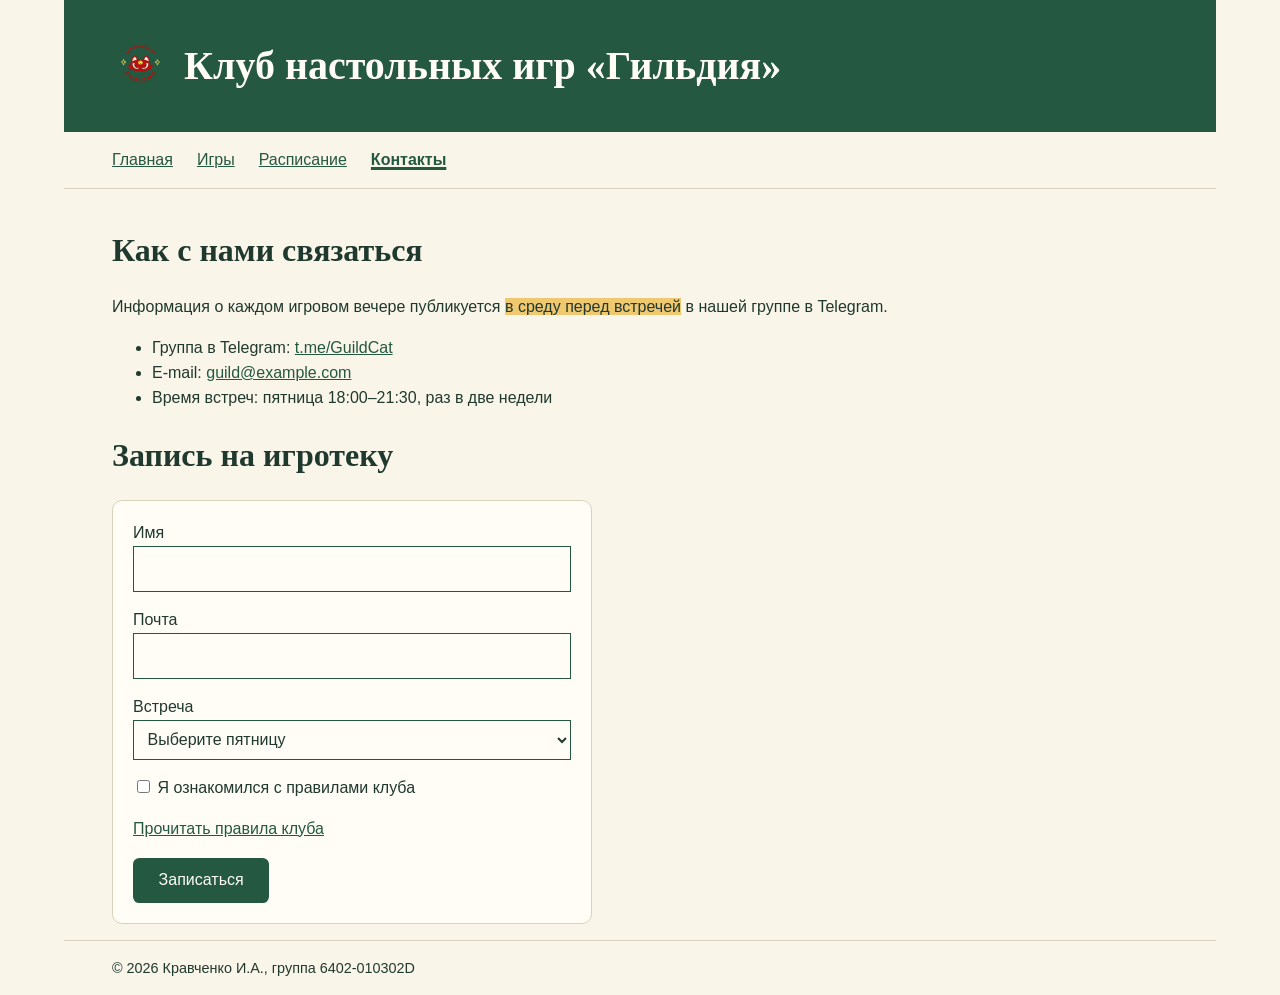
<file: lab4/contacts.html>
<!DOCTYPE html>
<html lang="ru">
<head>
  <meta charset="UTF-8">
  <meta name="viewport" content="width=device-width, initial-scale=1">
  <title>Контакты — Клуб «Гильдия»</title>
  <link rel="stylesheet" href="css/style.css">
</head>
<body>
  <div class="page">
    <header class="masthead">
      <img src="images/meeple.svg" alt="Логотип клуба" class="masthead__logo">
      <h1>Клуб настольных игр «Гильдия»</h1>
    </header>
    <nav class="menu">
      <a href="index.html">Главная</a>
      <a href="games.html">Игры</a>
      <a href="schedule.html">Расписание</a>
      <a href="contacts.html" aria-current="page">Контакты</a>
    </nav>
    <main>
      <h2>Как с нами связаться</h2>
      <p>
        Информация о каждом игровом вечере публикуется <mark>в среду перед встречей</mark>
        в нашей группе в Telegram.
      </p>
      <ul class="contacts">
        <li>Группа в Telegram: <a href="https://t.me/GuildCat" target="_blank">t.me/GuildCat</a></li>
        <li>E-mail: <a href="mailto:guild@example.com">guild@example.com</a></li>
        <li>Время встреч: пятница 18:00–21:30, раз в две недели</li>
      </ul>
      <h2>Запись на игротеку</h2>
      <form class="registration" action="/api/registrations" method="post">
        <label>Имя <input name="name" autocomplete="given-name" maxlength="100" required></label>
        <label>Почта <input type="email" name="email" autocomplete="email" required></label>
        <label>Встреча
          <select name="meeting" required>
            <option value="">Выберите пятницу</option>
            <option value="2026-12-04">4 декабря 2026</option>
            <option value="2026-12-18">18 декабря 2026</option>
          </select>
        </label>
        <label><input type="checkbox" name="accepted" required> Я ознакомился с правилами клуба</label>
        <a href="schedule.html#rules" target="_blank">Прочитать правила клуба</a>
        <button type="submit">Записаться</button>
        <output role="status"></output>
      </form>
      <script src="registration.js" defer></script>
    </main>
    <footer>© 2026 Кравченко И.А., группа 6402-010302D</footer>
  </div>
</body>
</html>
</file>
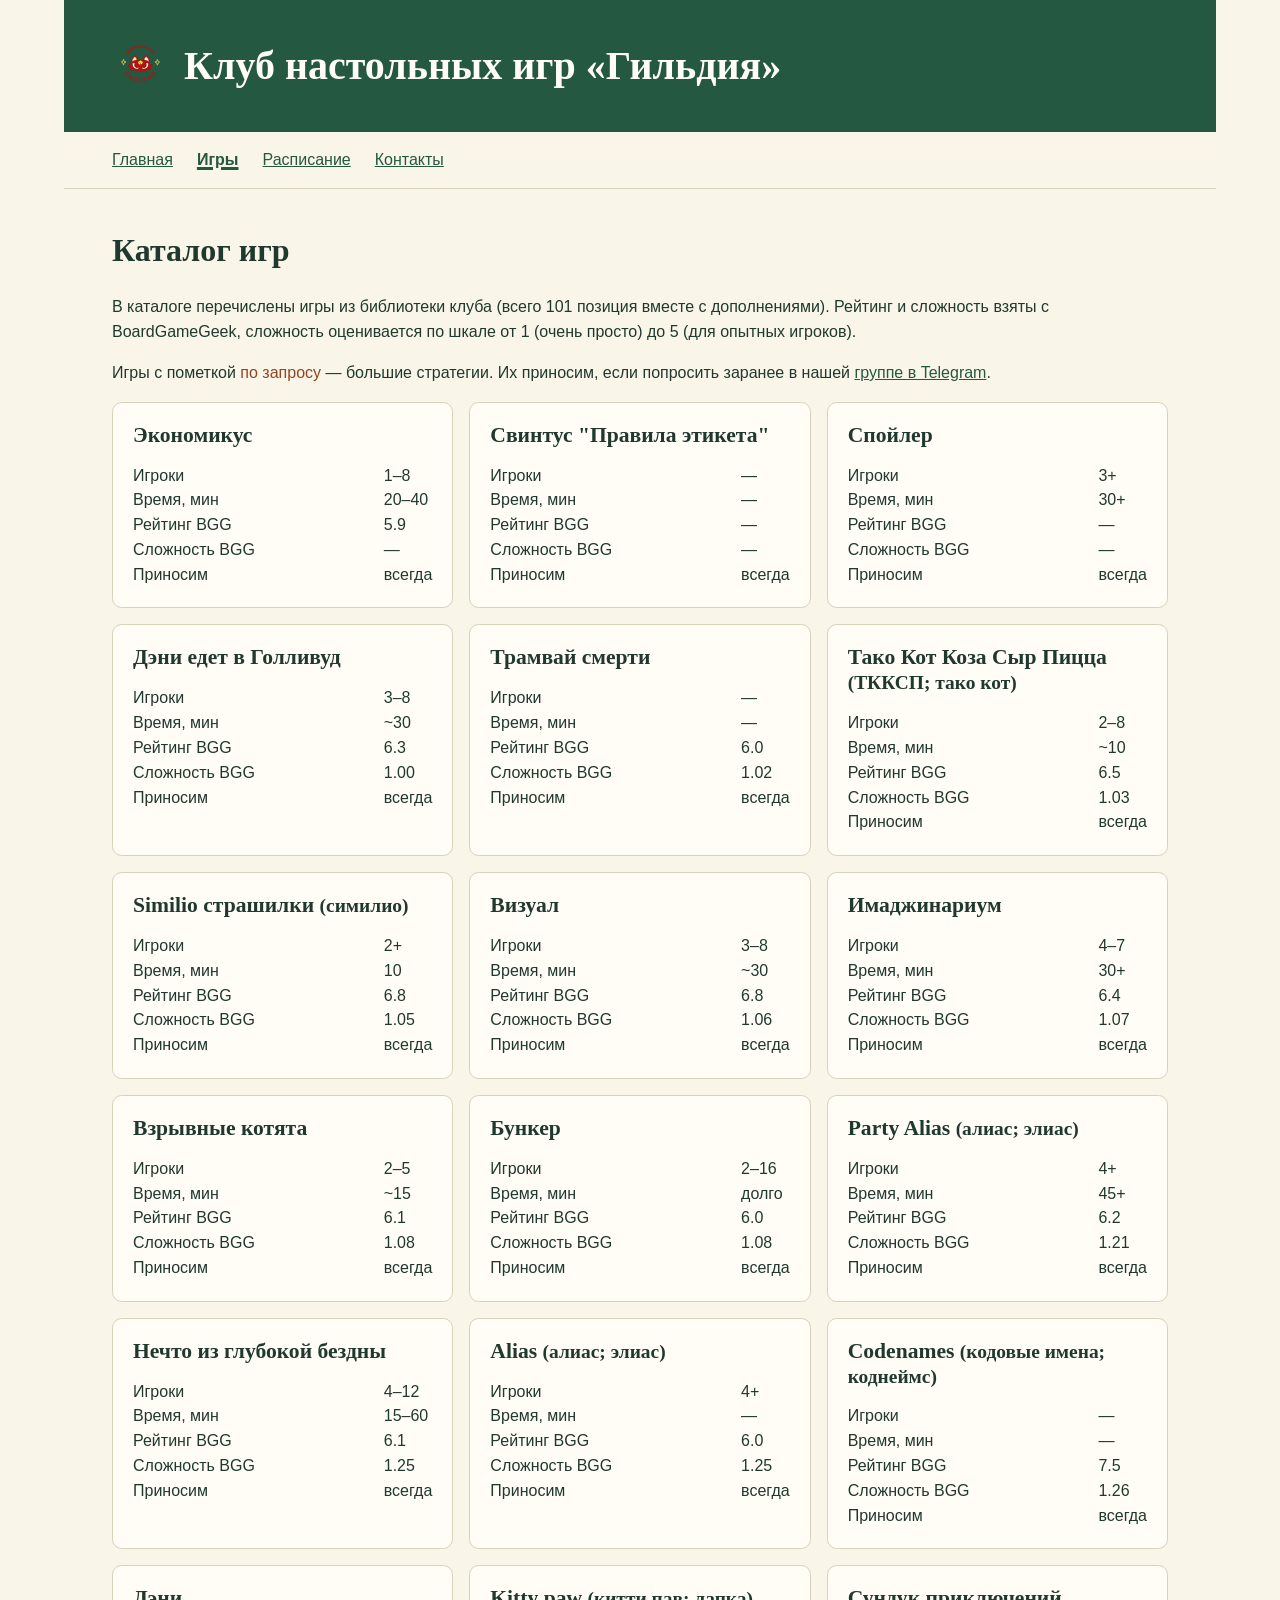
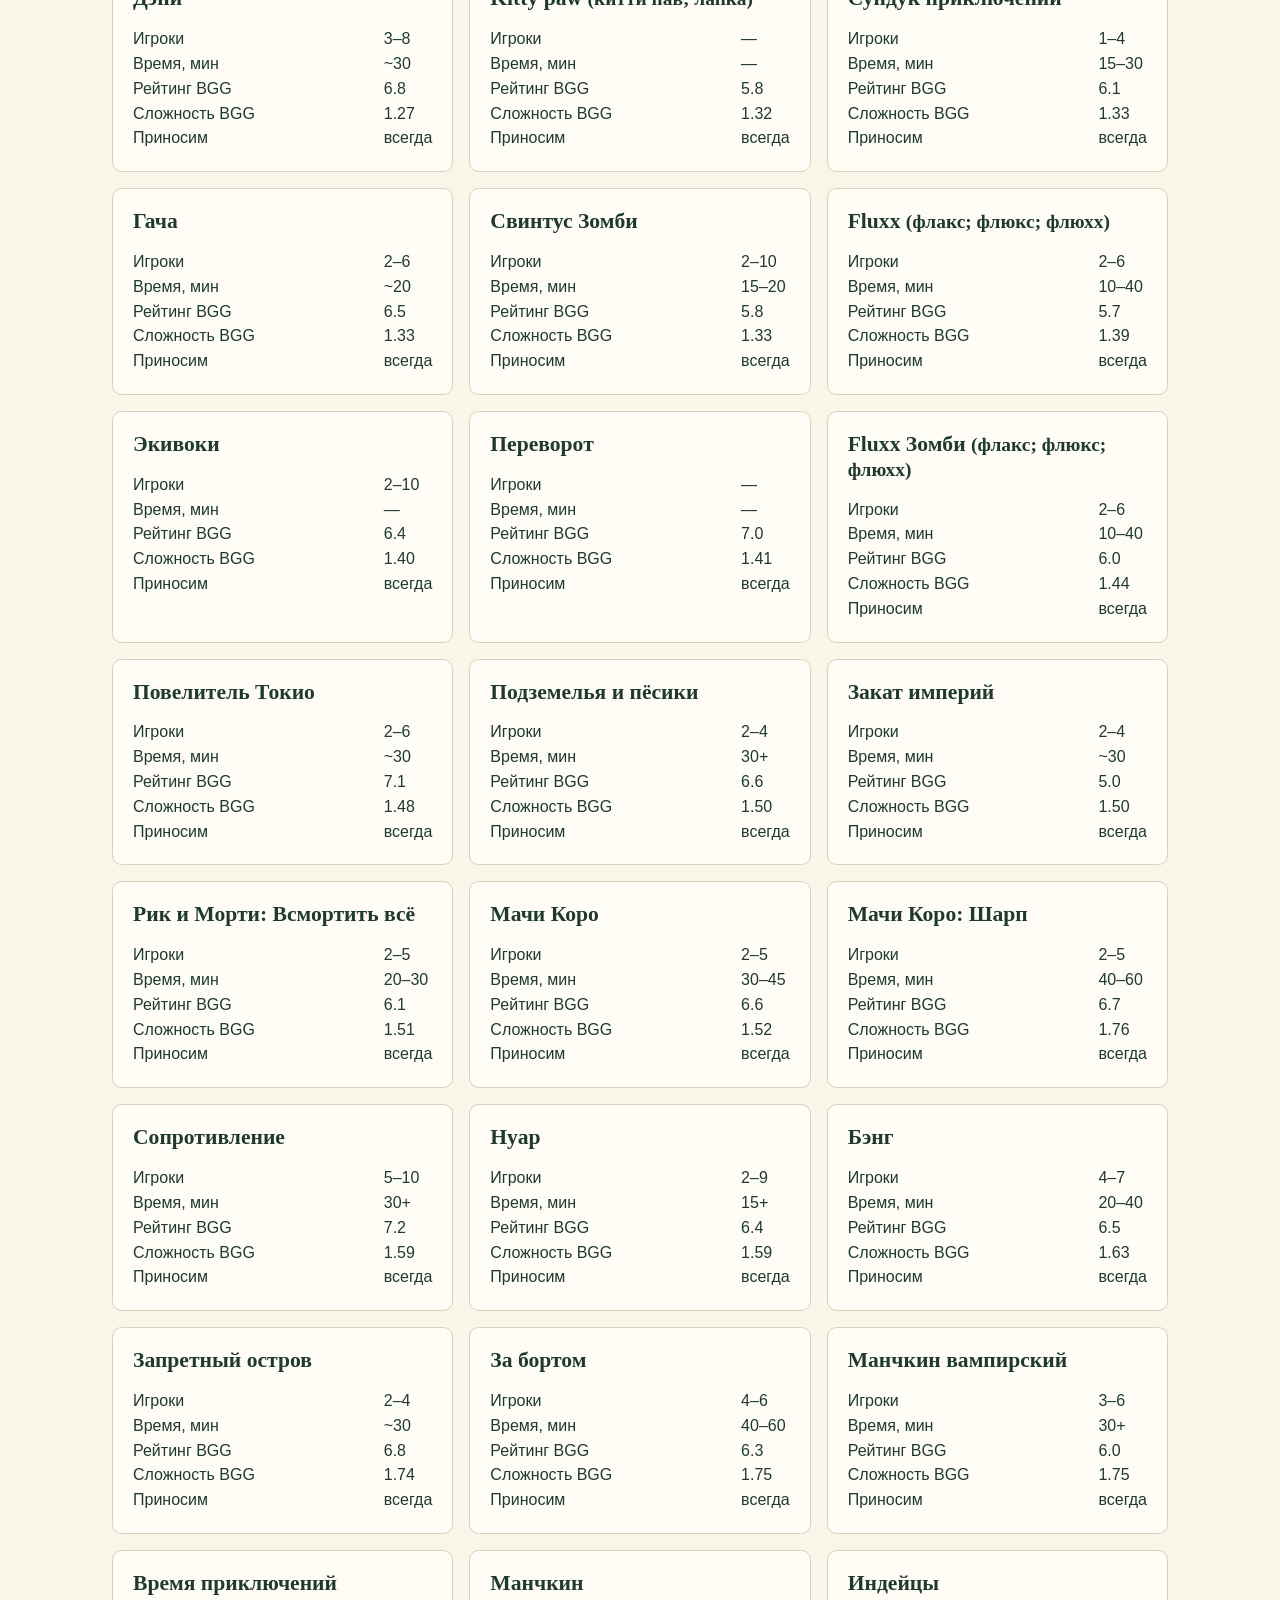
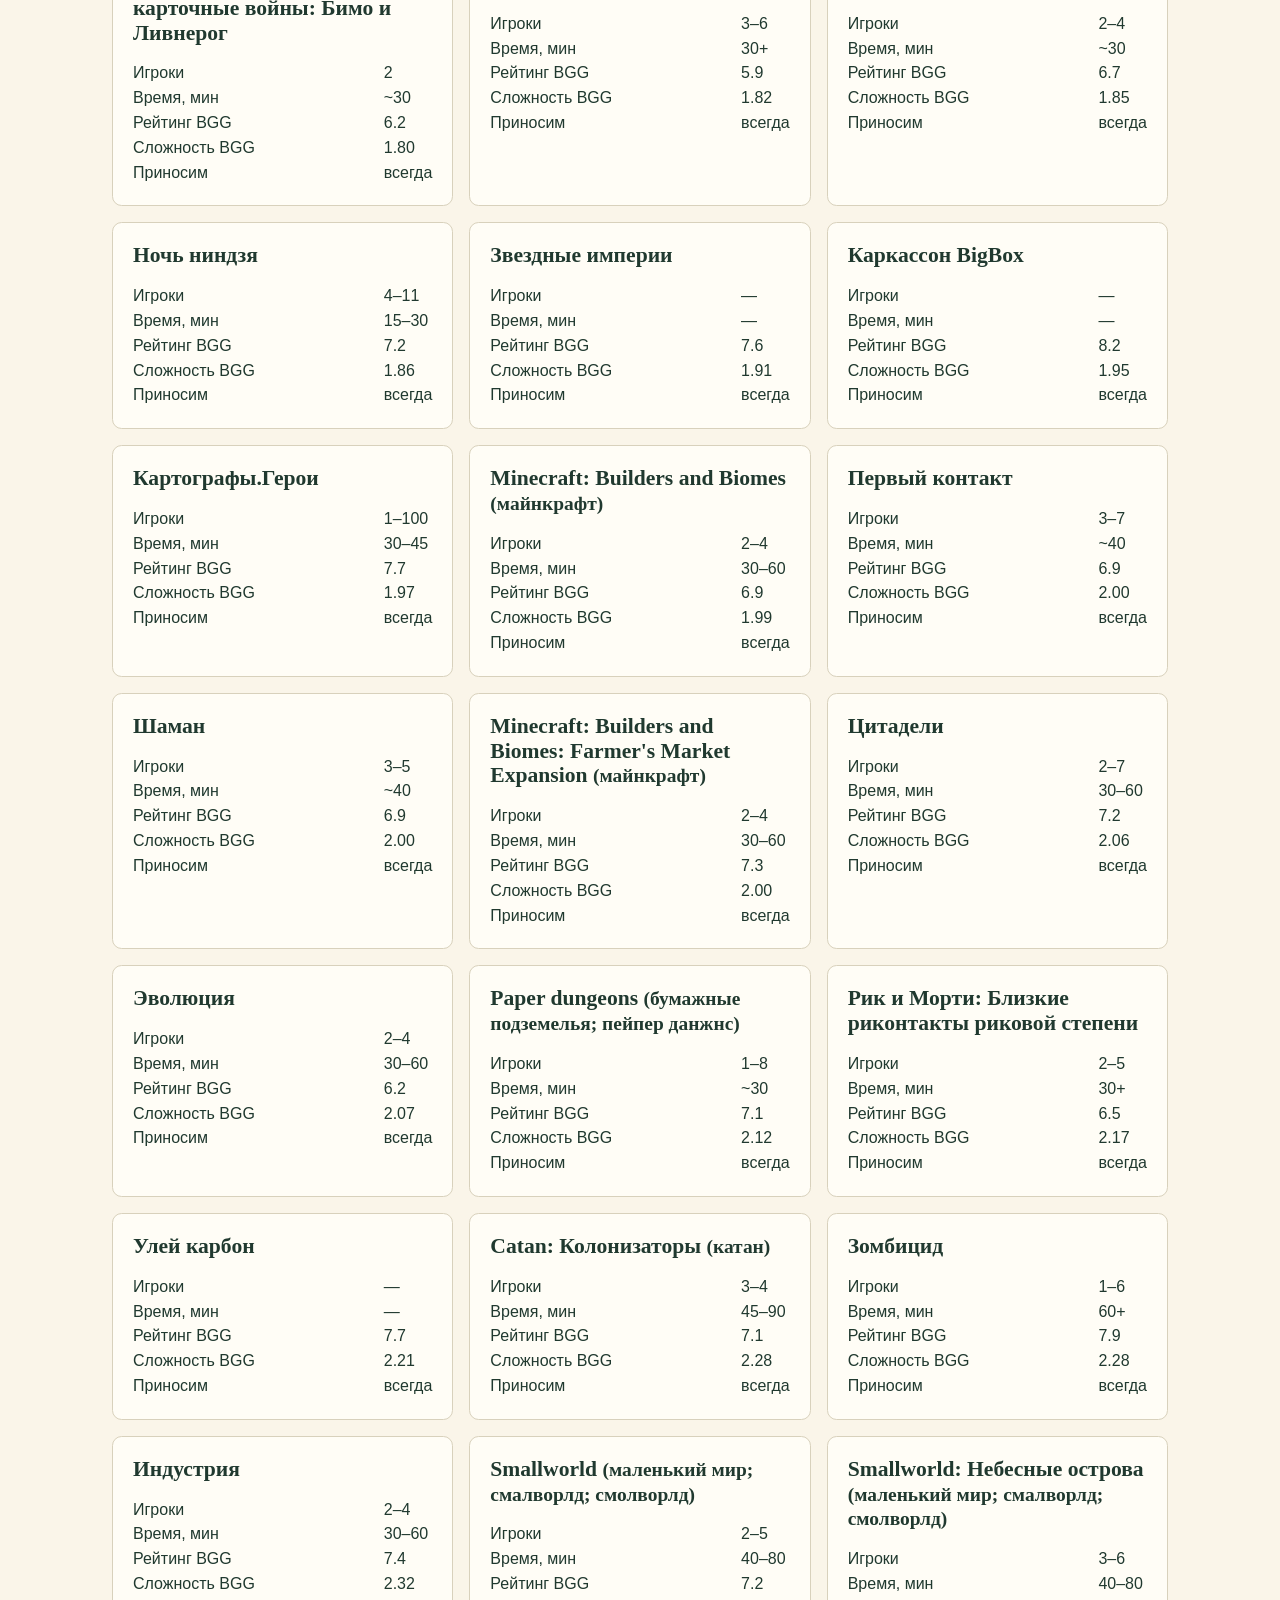
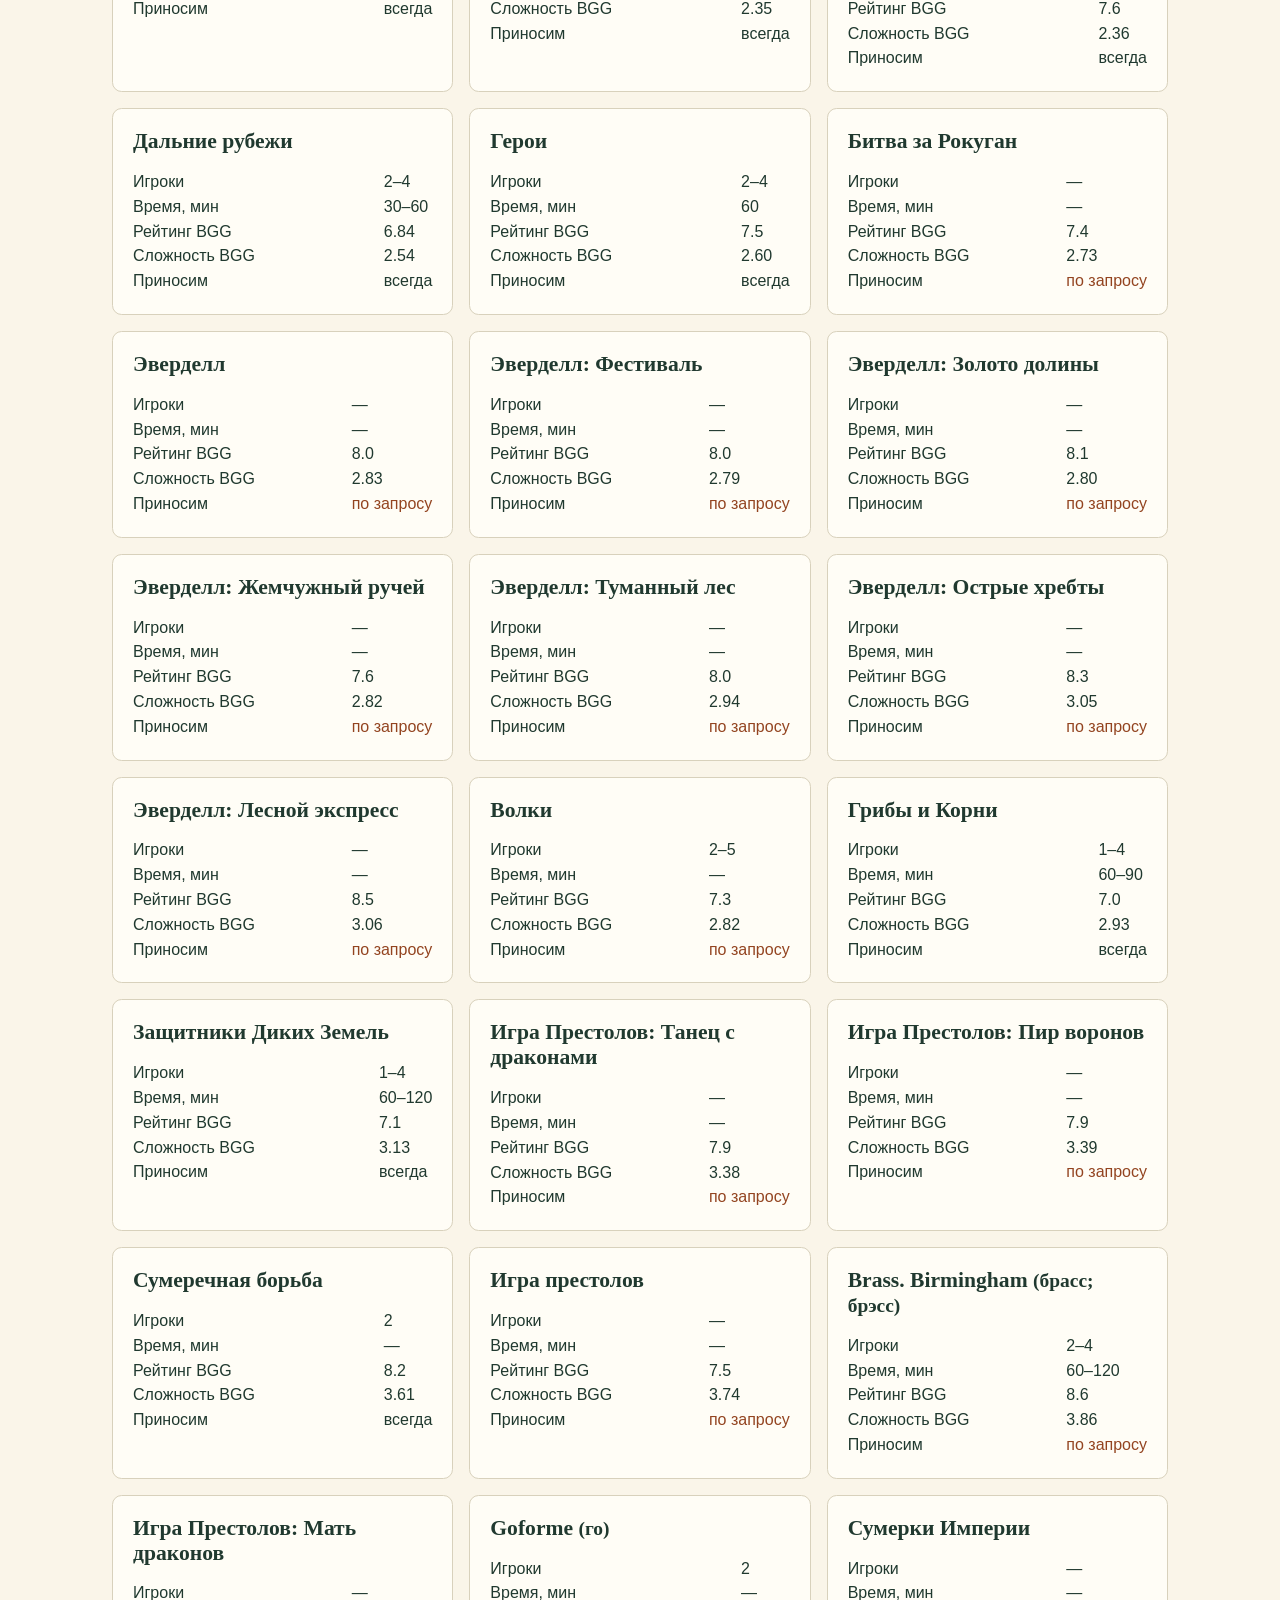
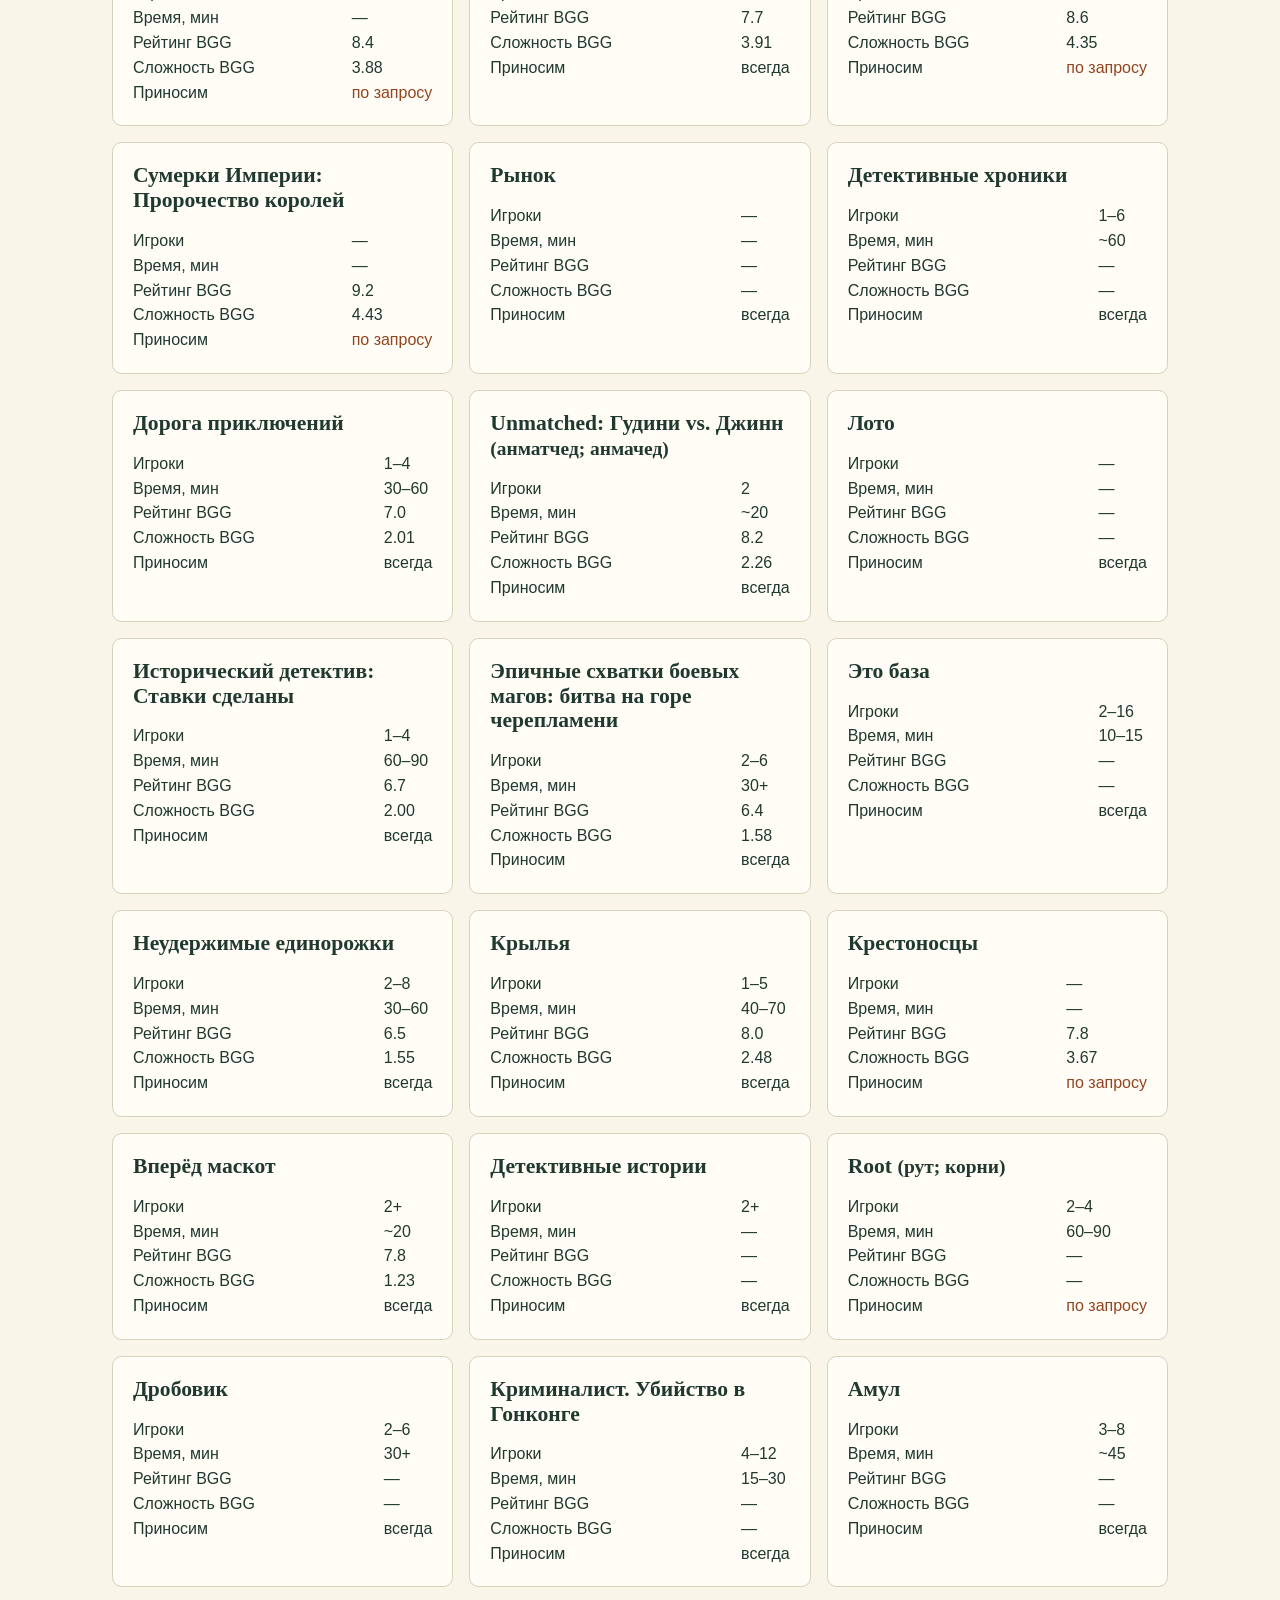
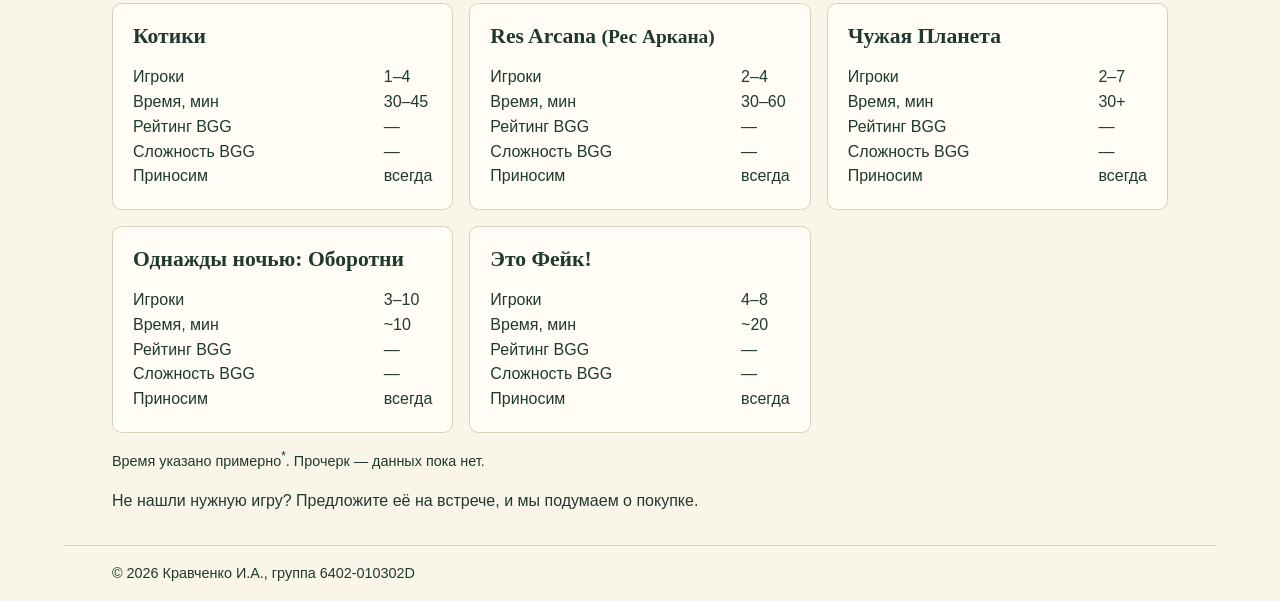
<file: lab4/games.html>
<!DOCTYPE html>
<html lang="ru">
<head>
  <meta charset="UTF-8">
  <meta name="viewport" content="width=device-width, initial-scale=1">
  <title>Игры — Клуб «Гильдия»</title>
  <link rel="stylesheet" href="css/style.css">
</head>
<body>
  <div class="page">
    <header class="masthead">
      <img src="images/meeple.svg" alt="Логотип клуба" class="masthead__logo">
      <h1>Клуб настольных игр «Гильдия»</h1>
    </header>
    <nav class="menu">
      <a href="index.html">Главная</a>
      <a href="games.html" aria-current="page">Игры</a>
      <a href="schedule.html">Расписание</a>
      <a href="contacts.html">Контакты</a>
    </nav>
    <main>
      <h2>Каталог игр</h2>
      <p>
        В каталоге перечислены игры из библиотеки клуба (всего 101 позиция вместе с дополнениями).
        Рейтинг и сложность взяты с BoardGameGeek, сложность оценивается по шкале
        от 1 (очень просто) до 5 (для опытных игроков).
      </p>
      <p>
        Игры с пометкой <span class="no">по запросу</span> — большие стратегии. Их приносим,
        если попросить заранее в нашей <a href="https://t.me/GuildCat" target="_blank">группе в Telegram</a>.
      </p>

      <div class="catalog">
        <article class="game"><h3 class="game__title">Экономикус</h3>
          <dl>
            <dt>Игроки</dt><dd>1–8</dd>
            <dt>Время, мин</dt><dd>20–40</dd>
            <dt>Рейтинг BGG</dt><dd>5.9</dd>
            <dt>Сложность BGG</dt><dd>—</dd>
            <dt>Приносим</dt><dd><span class="yes">всегда</span></dd>
          </dl>
        </article>
        <article class="game"><h3 class="game__title">Свинтус "Правила этикета"</h3>
          <dl>
            <dt>Игроки</dt><dd>—</dd>
            <dt>Время, мин</dt><dd>—</dd>
            <dt>Рейтинг BGG</dt><dd>—</dd>
            <dt>Сложность BGG</dt><dd>—</dd>
            <dt>Приносим</dt><dd><span class="yes">всегда</span></dd>
          </dl>
        </article>
        <article class="game"><h3 class="game__title">Спойлер</h3>
          <dl>
            <dt>Игроки</dt><dd>3+</dd>
            <dt>Время, мин</dt><dd>30+</dd>
            <dt>Рейтинг BGG</dt><dd>—</dd>
            <dt>Сложность BGG</dt><dd>—</dd>
            <dt>Приносим</dt><dd><span class="yes">всегда</span></dd>
          </dl>
        </article>
        <article class="game"><h3 class="game__title">Дэни едет в Голливуд</h3>
          <dl>
            <dt>Игроки</dt><dd>3–8</dd>
            <dt>Время, мин</dt><dd>~30</dd>
            <dt>Рейтинг BGG</dt><dd>6.3</dd>
            <dt>Сложность BGG</dt><dd>1.00</dd>
            <dt>Приносим</dt><dd><span class="yes">всегда</span></dd>
          </dl>
        </article>
        <article class="game"><h3 class="game__title">Трамвай смерти</h3>
          <dl>
            <dt>Игроки</dt><dd>—</dd>
            <dt>Время, мин</dt><dd>—</dd>
            <dt>Рейтинг BGG</dt><dd>6.0</dd>
            <dt>Сложность BGG</dt><dd>1.02</dd>
            <dt>Приносим</dt><dd><span class="yes">всегда</span></dd>
          </dl>
        </article>
        <article class="game"><h3 class="game__title">Тако Кот Коза Сыр Пицца <span class="note">(ТККСП; тако кот)</span></h3>
          <dl>
            <dt>Игроки</dt><dd>2–8</dd>
            <dt>Время, мин</dt><dd>~10</dd>
            <dt>Рейтинг BGG</dt><dd>6.5</dd>
            <dt>Сложность BGG</dt><dd>1.03</dd>
            <dt>Приносим</dt><dd><span class="yes">всегда</span></dd>
          </dl>
        </article>
        <article class="game"><h3 class="game__title">Similio страшилки <span class="note">(симилио)</span></h3>
          <dl>
            <dt>Игроки</dt><dd>2+</dd>
            <dt>Время, мин</dt><dd>10</dd>
            <dt>Рейтинг BGG</dt><dd>6.8</dd>
            <dt>Сложность BGG</dt><dd>1.05</dd>
            <dt>Приносим</dt><dd><span class="yes">всегда</span></dd>
          </dl>
        </article>
        <article class="game"><h3 class="game__title">Визуал</h3>
          <dl>
            <dt>Игроки</dt><dd>3–8</dd>
            <dt>Время, мин</dt><dd>~30</dd>
            <dt>Рейтинг BGG</dt><dd>6.8</dd>
            <dt>Сложность BGG</dt><dd>1.06</dd>
            <dt>Приносим</dt><dd><span class="yes">всегда</span></dd>
          </dl>
        </article>
        <article class="game"><h3 class="game__title">Имаджинариум</h3>
          <dl>
            <dt>Игроки</dt><dd>4–7</dd>
            <dt>Время, мин</dt><dd>30+</dd>
            <dt>Рейтинг BGG</dt><dd>6.4</dd>
            <dt>Сложность BGG</dt><dd>1.07</dd>
            <dt>Приносим</dt><dd><span class="yes">всегда</span></dd>
          </dl>
        </article>
        <article class="game"><h3 class="game__title">Взрывные котята</h3>
          <dl>
            <dt>Игроки</dt><dd>2–5</dd>
            <dt>Время, мин</dt><dd>~15</dd>
            <dt>Рейтинг BGG</dt><dd>6.1</dd>
            <dt>Сложность BGG</dt><dd>1.08</dd>
            <dt>Приносим</dt><dd><span class="yes">всегда</span></dd>
          </dl>
        </article>
        <article class="game"><h3 class="game__title">Бункер</h3>
          <dl>
            <dt>Игроки</dt><dd>2–16</dd>
            <dt>Время, мин</dt><dd>долго</dd>
            <dt>Рейтинг BGG</dt><dd>6.0</dd>
            <dt>Сложность BGG</dt><dd>1.08</dd>
            <dt>Приносим</dt><dd><span class="yes">всегда</span></dd>
          </dl>
        </article>
        <article class="game"><h3 class="game__title">Party Alias <span class="note">(алиас; элиас)</span></h3>
          <dl>
            <dt>Игроки</dt><dd>4+</dd>
            <dt>Время, мин</dt><dd>45+</dd>
            <dt>Рейтинг BGG</dt><dd>6.2</dd>
            <dt>Сложность BGG</dt><dd>1.21</dd>
            <dt>Приносим</dt><dd><span class="yes">всегда</span></dd>
          </dl>
        </article>
        <article class="game"><h3 class="game__title">Нечто из глубокой бездны</h3>
          <dl>
            <dt>Игроки</dt><dd>4–12</dd>
            <dt>Время, мин</dt><dd>15–60</dd>
            <dt>Рейтинг BGG</dt><dd>6.1</dd>
            <dt>Сложность BGG</dt><dd>1.25</dd>
            <dt>Приносим</dt><dd><span class="yes">всегда</span></dd>
          </dl>
        </article>
        <article class="game"><h3 class="game__title">Alias <span class="note">(алиас; элиас)</span></h3>
          <dl>
            <dt>Игроки</dt><dd>4+</dd>
            <dt>Время, мин</dt><dd>—</dd>
            <dt>Рейтинг BGG</dt><dd>6.0</dd>
            <dt>Сложность BGG</dt><dd>1.25</dd>
            <dt>Приносим</dt><dd><span class="yes">всегда</span></dd>
          </dl>
        </article>
        <article class="game"><h3 class="game__title">Codenames <span class="note">(кодовые имена; коднеймс)</span></h3>
          <dl>
            <dt>Игроки</dt><dd>—</dd>
            <dt>Время, мин</dt><dd>—</dd>
            <dt>Рейтинг BGG</dt><dd>7.5</dd>
            <dt>Сложность BGG</dt><dd>1.26</dd>
            <dt>Приносим</dt><dd><span class="yes">всегда</span></dd>
          </dl>
        </article>
        <article class="game"><h3 class="game__title">Дэни</h3>
          <dl>
            <dt>Игроки</dt><dd>3–8</dd>
            <dt>Время, мин</dt><dd>~30</dd>
            <dt>Рейтинг BGG</dt><dd>6.8</dd>
            <dt>Сложность BGG</dt><dd>1.27</dd>
            <dt>Приносим</dt><dd><span class="yes">всегда</span></dd>
          </dl>
        </article>
        <article class="game"><h3 class="game__title">Kitty paw <span class="note">(китти пав; лапка)</span></h3>
          <dl>
            <dt>Игроки</dt><dd>—</dd>
            <dt>Время, мин</dt><dd>—</dd>
            <dt>Рейтинг BGG</dt><dd>5.8</dd>
            <dt>Сложность BGG</dt><dd>1.32</dd>
            <dt>Приносим</dt><dd><span class="yes">всегда</span></dd>
          </dl>
        </article>
        <article class="game"><h3 class="game__title">Сундук приключений</h3>
          <dl>
            <dt>Игроки</dt><dd>1–4</dd>
            <dt>Время, мин</dt><dd>15–30</dd>
            <dt>Рейтинг BGG</dt><dd>6.1</dd>
            <dt>Сложность BGG</dt><dd>1.33</dd>
            <dt>Приносим</dt><dd><span class="yes">всегда</span></dd>
          </dl>
        </article>
        <article class="game"><h3 class="game__title">Гача</h3>
          <dl>
            <dt>Игроки</dt><dd>2–6</dd>
            <dt>Время, мин</dt><dd>~20</dd>
            <dt>Рейтинг BGG</dt><dd>6.5</dd>
            <dt>Сложность BGG</dt><dd>1.33</dd>
            <dt>Приносим</dt><dd><span class="yes">всегда</span></dd>
          </dl>
        </article>
        <article class="game"><h3 class="game__title">Свинтус Зомби</h3>
          <dl>
            <dt>Игроки</dt><dd>2–10</dd>
            <dt>Время, мин</dt><dd>15–20</dd>
            <dt>Рейтинг BGG</dt><dd>5.8</dd>
            <dt>Сложность BGG</dt><dd>1.33</dd>
            <dt>Приносим</dt><dd><span class="yes">всегда</span></dd>
          </dl>
        </article>
        <article class="game"><h3 class="game__title">Fluxx <span class="note">(флакс; флюкс; флюхх)</span></h3>
          <dl>
            <dt>Игроки</dt><dd>2–6</dd>
            <dt>Время, мин</dt><dd>10–40</dd>
            <dt>Рейтинг BGG</dt><dd>5.7</dd>
            <dt>Сложность BGG</dt><dd>1.39</dd>
            <dt>Приносим</dt><dd><span class="yes">всегда</span></dd>
          </dl>
        </article>
        <article class="game"><h3 class="game__title">Экивоки</h3>
          <dl>
            <dt>Игроки</dt><dd>2–10</dd>
            <dt>Время, мин</dt><dd>—</dd>
            <dt>Рейтинг BGG</dt><dd>6.4</dd>
            <dt>Сложность BGG</dt><dd>1.40</dd>
            <dt>Приносим</dt><dd><span class="yes">всегда</span></dd>
          </dl>
        </article>
        <article class="game"><h3 class="game__title">Переворот</h3>
          <dl>
            <dt>Игроки</dt><dd>—</dd>
            <dt>Время, мин</dt><dd>—</dd>
            <dt>Рейтинг BGG</dt><dd>7.0</dd>
            <dt>Сложность BGG</dt><dd>1.41</dd>
            <dt>Приносим</dt><dd><span class="yes">всегда</span></dd>
          </dl>
        </article>
        <article class="game"><h3 class="game__title">Fluxx Зомби <span class="note">(флакс; флюкс; флюхх)</span></h3>
          <dl>
            <dt>Игроки</dt><dd>2–6</dd>
            <dt>Время, мин</dt><dd>10–40</dd>
            <dt>Рейтинг BGG</dt><dd>6.0</dd>
            <dt>Сложность BGG</dt><dd>1.44</dd>
            <dt>Приносим</dt><dd><span class="yes">всегда</span></dd>
          </dl>
        </article>
        <article class="game"><h3 class="game__title">Повелитель Токио</h3>
          <dl>
            <dt>Игроки</dt><dd>2–6</dd>
            <dt>Время, мин</dt><dd>~30</dd>
            <dt>Рейтинг BGG</dt><dd>7.1</dd>
            <dt>Сложность BGG</dt><dd>1.48</dd>
            <dt>Приносим</dt><dd><span class="yes">всегда</span></dd>
          </dl>
        </article>
        <article class="game"><h3 class="game__title">Подземелья и пёсики</h3>
          <dl>
            <dt>Игроки</dt><dd>2–4</dd>
            <dt>Время, мин</dt><dd>30+</dd>
            <dt>Рейтинг BGG</dt><dd>6.6</dd>
            <dt>Сложность BGG</dt><dd>1.50</dd>
            <dt>Приносим</dt><dd><span class="yes">всегда</span></dd>
          </dl>
        </article>
        <article class="game"><h3 class="game__title">Закат империй</h3>
          <dl>
            <dt>Игроки</dt><dd>2–4</dd>
            <dt>Время, мин</dt><dd>~30</dd>
            <dt>Рейтинг BGG</dt><dd>5.0</dd>
            <dt>Сложность BGG</dt><dd>1.50</dd>
            <dt>Приносим</dt><dd><span class="yes">всегда</span></dd>
          </dl>
        </article>
        <article class="game"><h3 class="game__title">Рик и Морти: Всмортить всё</h3>
          <dl>
            <dt>Игроки</dt><dd>2–5</dd>
            <dt>Время, мин</dt><dd>20–30</dd>
            <dt>Рейтинг BGG</dt><dd>6.1</dd>
            <dt>Сложность BGG</dt><dd>1.51</dd>
            <dt>Приносим</dt><dd><span class="yes">всегда</span></dd>
          </dl>
        </article>
        <article class="game"><h3 class="game__title">Мачи Коро</h3>
          <dl>
            <dt>Игроки</dt><dd>2–5</dd>
            <dt>Время, мин</dt><dd>30–45</dd>
            <dt>Рейтинг BGG</dt><dd>6.6</dd>
            <dt>Сложность BGG</dt><dd>1.52</dd>
            <dt>Приносим</dt><dd><span class="yes">всегда</span></dd>
          </dl>
        </article>
        <article class="game"><h3 class="game__title">Мачи Коро: Шарп</h3>
          <dl>
            <dt>Игроки</dt><dd>2–5</dd>
            <dt>Время, мин</dt><dd>40–60</dd>
            <dt>Рейтинг BGG</dt><dd>6.7</dd>
            <dt>Сложность BGG</dt><dd>1.76</dd>
            <dt>Приносим</dt><dd><span class="yes">всегда</span></dd>
          </dl>
        </article>
        <article class="game"><h3 class="game__title">Сопротивление</h3>
          <dl>
            <dt>Игроки</dt><dd>5–10</dd>
            <dt>Время, мин</dt><dd>30+</dd>
            <dt>Рейтинг BGG</dt><dd>7.2</dd>
            <dt>Сложность BGG</dt><dd>1.59</dd>
            <dt>Приносим</dt><dd><span class="yes">всегда</span></dd>
          </dl>
        </article>
        <article class="game"><h3 class="game__title">Нуар</h3>
          <dl>
            <dt>Игроки</dt><dd>2–9</dd>
            <dt>Время, мин</dt><dd>15+</dd>
            <dt>Рейтинг BGG</dt><dd>6.4</dd>
            <dt>Сложность BGG</dt><dd>1.59</dd>
            <dt>Приносим</dt><dd><span class="yes">всегда</span></dd>
          </dl>
        </article>
        <article class="game"><h3 class="game__title">Бэнг</h3>
          <dl>
            <dt>Игроки</dt><dd>4–7</dd>
            <dt>Время, мин</dt><dd>20–40</dd>
            <dt>Рейтинг BGG</dt><dd>6.5</dd>
            <dt>Сложность BGG</dt><dd>1.63</dd>
            <dt>Приносим</dt><dd><span class="yes">всегда</span></dd>
          </dl>
        </article>
        <article class="game"><h3 class="game__title">Запретный остров</h3>
          <dl>
            <dt>Игроки</dt><dd>2–4</dd>
            <dt>Время, мин</dt><dd>~30</dd>
            <dt>Рейтинг BGG</dt><dd>6.8</dd>
            <dt>Сложность BGG</dt><dd>1.74</dd>
            <dt>Приносим</dt><dd><span class="yes">всегда</span></dd>
          </dl>
        </article>
        <article class="game"><h3 class="game__title">За бортом</h3>
          <dl>
            <dt>Игроки</dt><dd>4–6</dd>
            <dt>Время, мин</dt><dd>40–60</dd>
            <dt>Рейтинг BGG</dt><dd>6.3</dd>
            <dt>Сложность BGG</dt><dd>1.75</dd>
            <dt>Приносим</dt><dd><span class="yes">всегда</span></dd>
          </dl>
        </article>
        <article class="game"><h3 class="game__title">Манчкин вампирский</h3>
          <dl>
            <dt>Игроки</dt><dd>3–6</dd>
            <dt>Время, мин</dt><dd>30+</dd>
            <dt>Рейтинг BGG</dt><dd>6.0</dd>
            <dt>Сложность BGG</dt><dd>1.75</dd>
            <dt>Приносим</dt><dd><span class="yes">всегда</span></dd>
          </dl>
        </article>
        <article class="game"><h3 class="game__title">Время приключений карточные войны: Бимо и Ливнерог</h3>
          <dl>
            <dt>Игроки</dt><dd>2</dd>
            <dt>Время, мин</dt><dd>~30</dd>
            <dt>Рейтинг BGG</dt><dd>6.2</dd>
            <dt>Сложность BGG</dt><dd>1.80</dd>
            <dt>Приносим</dt><dd><span class="yes">всегда</span></dd>
          </dl>
        </article>
        <article class="game"><h3 class="game__title">Манчкин</h3>
          <dl>
            <dt>Игроки</dt><dd>3–6</dd>
            <dt>Время, мин</dt><dd>30+</dd>
            <dt>Рейтинг BGG</dt><dd>5.9</dd>
            <dt>Сложность BGG</dt><dd>1.82</dd>
            <dt>Приносим</dt><dd><span class="yes">всегда</span></dd>
          </dl>
        </article>
        <article class="game"><h3 class="game__title">Индейцы</h3>
          <dl>
            <dt>Игроки</dt><dd>2–4</dd>
            <dt>Время, мин</dt><dd>~30</dd>
            <dt>Рейтинг BGG</dt><dd>6.7</dd>
            <dt>Сложность BGG</dt><dd>1.85</dd>
            <dt>Приносим</dt><dd><span class="yes">всегда</span></dd>
          </dl>
        </article>
        <article class="game"><h3 class="game__title">Ночь ниндзя</h3>
          <dl>
            <dt>Игроки</dt><dd>4–11</dd>
            <dt>Время, мин</dt><dd>15–30</dd>
            <dt>Рейтинг BGG</dt><dd>7.2</dd>
            <dt>Сложность BGG</dt><dd>1.86</dd>
            <dt>Приносим</dt><dd><span class="yes">всегда</span></dd>
          </dl>
        </article>
        <article class="game"><h3 class="game__title">Звездные империи</h3>
          <dl>
            <dt>Игроки</dt><dd>—</dd>
            <dt>Время, мин</dt><dd>—</dd>
            <dt>Рейтинг BGG</dt><dd>7.6</dd>
            <dt>Сложность BGG</dt><dd>1.91</dd>
            <dt>Приносим</dt><dd><span class="yes">всегда</span></dd>
          </dl>
        </article>
        <article class="game"><h3 class="game__title">Каркассон BigBox</h3>
          <dl>
            <dt>Игроки</dt><dd>—</dd>
            <dt>Время, мин</dt><dd>—</dd>
            <dt>Рейтинг BGG</dt><dd>8.2</dd>
            <dt>Сложность BGG</dt><dd>1.95</dd>
            <dt>Приносим</dt><dd><span class="yes">всегда</span></dd>
          </dl>
        </article>
        <article class="game"><h3 class="game__title">Картографы.Герои</h3>
          <dl>
            <dt>Игроки</dt><dd>1–100</dd>
            <dt>Время, мин</dt><dd>30–45</dd>
            <dt>Рейтинг BGG</dt><dd>7.7</dd>
            <dt>Сложность BGG</dt><dd>1.97</dd>
            <dt>Приносим</dt><dd><span class="yes">всегда</span></dd>
          </dl>
        </article>
        <article class="game"><h3 class="game__title">Minecraft: Builders and Biomes <span class="note">(майнкрафт)</span></h3>
          <dl>
            <dt>Игроки</dt><dd>2–4</dd>
            <dt>Время, мин</dt><dd>30–60</dd>
            <dt>Рейтинг BGG</dt><dd>6.9</dd>
            <dt>Сложность BGG</dt><dd>1.99</dd>
            <dt>Приносим</dt><dd><span class="yes">всегда</span></dd>
          </dl>
        </article>
        <article class="game"><h3 class="game__title">Первый контакт</h3>
          <dl>
            <dt>Игроки</dt><dd>3–7</dd>
            <dt>Время, мин</dt><dd>~40</dd>
            <dt>Рейтинг BGG</dt><dd>6.9</dd>
            <dt>Сложность BGG</dt><dd>2.00</dd>
            <dt>Приносим</dt><dd><span class="yes">всегда</span></dd>
          </dl>
        </article>
        <article class="game"><h3 class="game__title">Шаман</h3>
          <dl>
            <dt>Игроки</dt><dd>3–5</dd>
            <dt>Время, мин</dt><dd>~40</dd>
            <dt>Рейтинг BGG</dt><dd>6.9</dd>
            <dt>Сложность BGG</dt><dd>2.00</dd>
            <dt>Приносим</dt><dd><span class="yes">всегда</span></dd>
          </dl>
        </article>
        <article class="game"><h3 class="game__title">Minecraft: Builders and Biomes: Farmer's Market Expansion <span class="note">(майнкрафт)</span></h3>
          <dl>
            <dt>Игроки</dt><dd>2–4</dd>
            <dt>Время, мин</dt><dd>30–60</dd>
            <dt>Рейтинг BGG</dt><dd>7.3</dd>
            <dt>Сложность BGG</dt><dd>2.00</dd>
            <dt>Приносим</dt><dd><span class="yes">всегда</span></dd>
          </dl>
        </article>
        <article class="game"><h3 class="game__title">Цитадели</h3>
          <dl>
            <dt>Игроки</dt><dd>2–7</dd>
            <dt>Время, мин</dt><dd>30–60</dd>
            <dt>Рейтинг BGG</dt><dd>7.2</dd>
            <dt>Сложность BGG</dt><dd>2.06</dd>
            <dt>Приносим</dt><dd><span class="yes">всегда</span></dd>
          </dl>
        </article>
        <article class="game"><h3 class="game__title">Эволюция</h3>
          <dl>
            <dt>Игроки</dt><dd>2–4</dd>
            <dt>Время, мин</dt><dd>30–60</dd>
            <dt>Рейтинг BGG</dt><dd>6.2</dd>
            <dt>Сложность BGG</dt><dd>2.07</dd>
            <dt>Приносим</dt><dd><span class="yes">всегда</span></dd>
          </dl>
        </article>
        <article class="game"><h3 class="game__title">Paper dungeons <span class="note">(бумажные подземелья; пейпер данжнс)</span></h3>
          <dl>
            <dt>Игроки</dt><dd>1–8</dd>
            <dt>Время, мин</dt><dd>~30</dd>
            <dt>Рейтинг BGG</dt><dd>7.1</dd>
            <dt>Сложность BGG</dt><dd>2.12</dd>
            <dt>Приносим</dt><dd><span class="yes">всегда</span></dd>
          </dl>
        </article>
        <article class="game"><h3 class="game__title">Рик и Морти: Близкие риконтакты риковой степени</h3>
          <dl>
            <dt>Игроки</dt><dd>2–5</dd>
            <dt>Время, мин</dt><dd>30+</dd>
            <dt>Рейтинг BGG</dt><dd>6.5</dd>
            <dt>Сложность BGG</dt><dd>2.17</dd>
            <dt>Приносим</dt><dd><span class="yes">всегда</span></dd>
          </dl>
        </article>
        <article class="game"><h3 class="game__title">Улей карбон</h3>
          <dl>
            <dt>Игроки</dt><dd>—</dd>
            <dt>Время, мин</dt><dd>—</dd>
            <dt>Рейтинг BGG</dt><dd>7.7</dd>
            <dt>Сложность BGG</dt><dd>2.21</dd>
            <dt>Приносим</dt><dd><span class="yes">всегда</span></dd>
          </dl>
        </article>
        <article class="game"><h3 class="game__title">Catan: Колонизаторы <span class="note">(катан)</span></h3>
          <dl>
            <dt>Игроки</dt><dd>3–4</dd>
            <dt>Время, мин</dt><dd>45–90</dd>
            <dt>Рейтинг BGG</dt><dd>7.1</dd>
            <dt>Сложность BGG</dt><dd>2.28</dd>
            <dt>Приносим</dt><dd><span class="yes">всегда</span></dd>
          </dl>
        </article>
        <article class="game"><h3 class="game__title">Зомбицид</h3>
          <dl>
            <dt>Игроки</dt><dd>1–6</dd>
            <dt>Время, мин</dt><dd>60+</dd>
            <dt>Рейтинг BGG</dt><dd>7.9</dd>
            <dt>Сложность BGG</dt><dd>2.28</dd>
            <dt>Приносим</dt><dd><span class="yes">всегда</span></dd>
          </dl>
        </article>
        <article class="game"><h3 class="game__title">Индустрия</h3>
          <dl>
            <dt>Игроки</dt><dd>2–4</dd>
            <dt>Время, мин</dt><dd>30–60</dd>
            <dt>Рейтинг BGG</dt><dd>7.4</dd>
            <dt>Сложность BGG</dt><dd>2.32</dd>
            <dt>Приносим</dt><dd><span class="yes">всегда</span></dd>
          </dl>
        </article>
        <article class="game"><h3 class="game__title">Smallworld <span class="note">(маленький мир; смалворлд; смолворлд)</span></h3>
          <dl>
            <dt>Игроки</dt><dd>2–5</dd>
            <dt>Время, мин</dt><dd>40–80</dd>
            <dt>Рейтинг BGG</dt><dd>7.2</dd>
            <dt>Сложность BGG</dt><dd>2.35</dd>
            <dt>Приносим</dt><dd><span class="yes">всегда</span></dd>
          </dl>
        </article>
        <article class="game"><h3 class="game__title">Smallworld: Небесные острова <span class="note">(маленький мир; смалворлд; смолворлд)</span></h3>
          <dl>
            <dt>Игроки</dt><dd>3–6</dd>
            <dt>Время, мин</dt><dd>40–80</dd>
            <dt>Рейтинг BGG</dt><dd>7.6</dd>
            <dt>Сложность BGG</dt><dd>2.36</dd>
            <dt>Приносим</dt><dd><span class="yes">всегда</span></dd>
          </dl>
        </article>
        <article class="game"><h3 class="game__title">Дальние рубежи</h3>
          <dl>
            <dt>Игроки</dt><dd>2–4</dd>
            <dt>Время, мин</dt><dd>30–60</dd>
            <dt>Рейтинг BGG</dt><dd>6.84</dd>
            <dt>Сложность BGG</dt><dd>2.54</dd>
            <dt>Приносим</dt><dd><span class="yes">всегда</span></dd>
          </dl>
        </article>
        <article class="game"><h3 class="game__title">Герои</h3>
          <dl>
            <dt>Игроки</dt><dd>2–4</dd>
            <dt>Время, мин</dt><dd>60</dd>
            <dt>Рейтинг BGG</dt><dd>7.5</dd>
            <dt>Сложность BGG</dt><dd>2.60</dd>
            <dt>Приносим</dt><dd><span class="yes">всегда</span></dd>
          </dl>
        </article>
        <article class="game"><h3 class="game__title">Битва за Рокуган</h3>
          <dl>
            <dt>Игроки</dt><dd>—</dd>
            <dt>Время, мин</dt><dd>—</dd>
            <dt>Рейтинг BGG</dt><dd>7.4</dd>
            <dt>Сложность BGG</dt><dd>2.73</dd>
            <dt>Приносим</dt><dd><span class="no">по запросу</span></dd>
          </dl>
        </article>
        <article class="game"><h3 class="game__title">Эверделл</h3>
          <dl>
            <dt>Игроки</dt><dd>—</dd>
            <dt>Время, мин</dt><dd>—</dd>
            <dt>Рейтинг BGG</dt><dd>8.0</dd>
            <dt>Сложность BGG</dt><dd>2.83</dd>
            <dt>Приносим</dt><dd><span class="no">по запросу</span></dd>
          </dl>
        </article>
        <article class="game"><h3 class="game__title">Эверделл: Фестиваль</h3>
          <dl>
            <dt>Игроки</dt><dd>—</dd>
            <dt>Время, мин</dt><dd>—</dd>
            <dt>Рейтинг BGG</dt><dd>8.0</dd>
            <dt>Сложность BGG</dt><dd>2.79</dd>
            <dt>Приносим</dt><dd><span class="no">по запросу</span></dd>
          </dl>
        </article>
        <article class="game"><h3 class="game__title">Эверделл: Золото долины</h3>
          <dl>
            <dt>Игроки</dt><dd>—</dd>
            <dt>Время, мин</dt><dd>—</dd>
            <dt>Рейтинг BGG</dt><dd>8.1</dd>
            <dt>Сложность BGG</dt><dd>2.80</dd>
            <dt>Приносим</dt><dd><span class="no">по запросу</span></dd>
          </dl>
        </article>
        <article class="game"><h3 class="game__title">Эверделл: Жемчужный ручей</h3>
          <dl>
            <dt>Игроки</dt><dd>—</dd>
            <dt>Время, мин</dt><dd>—</dd>
            <dt>Рейтинг BGG</dt><dd>7.6</dd>
            <dt>Сложность BGG</dt><dd>2.82</dd>
            <dt>Приносим</dt><dd><span class="no">по запросу</span></dd>
          </dl>
        </article>
        <article class="game"><h3 class="game__title">Эверделл: Туманный лес</h3>
          <dl>
            <dt>Игроки</dt><dd>—</dd>
            <dt>Время, мин</dt><dd>—</dd>
            <dt>Рейтинг BGG</dt><dd>8.0</dd>
            <dt>Сложность BGG</dt><dd>2.94</dd>
            <dt>Приносим</dt><dd><span class="no">по запросу</span></dd>
          </dl>
        </article>
        <article class="game"><h3 class="game__title">Эверделл: Острые хребты</h3>
          <dl>
            <dt>Игроки</dt><dd>—</dd>
            <dt>Время, мин</dt><dd>—</dd>
            <dt>Рейтинг BGG</dt><dd>8.3</dd>
            <dt>Сложность BGG</dt><dd>3.05</dd>
            <dt>Приносим</dt><dd><span class="no">по запросу</span></dd>
          </dl>
        </article>
        <article class="game"><h3 class="game__title">Эверделл: Лесной экспресс</h3>
          <dl>
            <dt>Игроки</dt><dd>—</dd>
            <dt>Время, мин</dt><dd>—</dd>
            <dt>Рейтинг BGG</dt><dd>8.5</dd>
            <dt>Сложность BGG</dt><dd>3.06</dd>
            <dt>Приносим</dt><dd><span class="no">по запросу</span></dd>
          </dl>
        </article>
        <article class="game"><h3 class="game__title">Волки</h3>
          <dl>
            <dt>Игроки</dt><dd>2–5</dd>
            <dt>Время, мин</dt><dd>—</dd>
            <dt>Рейтинг BGG</dt><dd>7.3</dd>
            <dt>Сложность BGG</dt><dd>2.82</dd>
            <dt>Приносим</dt><dd><span class="no">по запросу</span></dd>
          </dl>
        </article>
        <article class="game"><h3 class="game__title">Грибы и Корни</h3>
          <dl>
            <dt>Игроки</dt><dd>1–4</dd>
            <dt>Время, мин</dt><dd>60–90</dd>
            <dt>Рейтинг BGG</dt><dd>7.0</dd>
            <dt>Сложность BGG</dt><dd>2.93</dd>
            <dt>Приносим</dt><dd><span class="yes">всегда</span></dd>
          </dl>
        </article>
        <article class="game"><h3 class="game__title">Защитники Диких Земель</h3>
          <dl>
            <dt>Игроки</dt><dd>1–4</dd>
            <dt>Время, мин</dt><dd>60–120</dd>
            <dt>Рейтинг BGG</dt><dd>7.1</dd>
            <dt>Сложность BGG</dt><dd>3.13</dd>
            <dt>Приносим</dt><dd><span class="yes">всегда</span></dd>
          </dl>
        </article>
        <article class="game"><h3 class="game__title">Игра Престолов: Танец с драконами</h3>
          <dl>
            <dt>Игроки</dt><dd>—</dd>
            <dt>Время, мин</dt><dd>—</dd>
            <dt>Рейтинг BGG</dt><dd>7.9</dd>
            <dt>Сложность BGG</dt><dd>3.38</dd>
            <dt>Приносим</dt><dd><span class="no">по запросу</span></dd>
          </dl>
        </article>
        <article class="game"><h3 class="game__title">Игра Престолов: Пир воронов</h3>
          <dl>
            <dt>Игроки</dt><dd>—</dd>
            <dt>Время, мин</dt><dd>—</dd>
            <dt>Рейтинг BGG</dt><dd>7.9</dd>
            <dt>Сложность BGG</dt><dd>3.39</dd>
            <dt>Приносим</dt><dd><span class="no">по запросу</span></dd>
          </dl>
        </article>
        <article class="game"><h3 class="game__title">Сумеречная борьба</h3>
          <dl>
            <dt>Игроки</dt><dd>2</dd>
            <dt>Время, мин</dt><dd>—</dd>
            <dt>Рейтинг BGG</dt><dd>8.2</dd>
            <dt>Сложность BGG</dt><dd>3.61</dd>
            <dt>Приносим</dt><dd><span class="yes">всегда</span></dd>
          </dl>
        </article>
        <article class="game"><h3 class="game__title">Игра престолов</h3>
          <dl>
            <dt>Игроки</dt><dd>—</dd>
            <dt>Время, мин</dt><dd>—</dd>
            <dt>Рейтинг BGG</dt><dd>7.5</dd>
            <dt>Сложность BGG</dt><dd>3.74</dd>
            <dt>Приносим</dt><dd><span class="no">по запросу</span></dd>
          </dl>
        </article>
        <article class="game"><h3 class="game__title">Brass. Birmingham <span class="note">(брасс; брэсс)</span></h3>
          <dl>
            <dt>Игроки</dt><dd>2–4</dd>
            <dt>Время, мин</dt><dd>60–120</dd>
            <dt>Рейтинг BGG</dt><dd>8.6</dd>
            <dt>Сложность BGG</dt><dd>3.86</dd>
            <dt>Приносим</dt><dd><span class="no">по запросу</span></dd>
          </dl>
        </article>
        <article class="game"><h3 class="game__title">Игра Престолов: Мать драконов</h3>
          <dl>
            <dt>Игроки</dt><dd>—</dd>
            <dt>Время, мин</dt><dd>—</dd>
            <dt>Рейтинг BGG</dt><dd>8.4</dd>
            <dt>Сложность BGG</dt><dd>3.88</dd>
            <dt>Приносим</dt><dd><span class="no">по запросу</span></dd>
          </dl>
        </article>
        <article class="game"><h3 class="game__title">Goforme <span class="note">(го)</span></h3>
          <dl>
            <dt>Игроки</dt><dd>2</dd>
            <dt>Время, мин</dt><dd>—</dd>
            <dt>Рейтинг BGG</dt><dd>7.7</dd>
            <dt>Сложность BGG</dt><dd>3.91</dd>
            <dt>Приносим</dt><dd><span class="yes">всегда</span></dd>
          </dl>
        </article>
        <article class="game"><h3 class="game__title">Сумерки Империи</h3>
          <dl>
            <dt>Игроки</dt><dd>—</dd>
            <dt>Время, мин</dt><dd>—</dd>
            <dt>Рейтинг BGG</dt><dd>8.6</dd>
            <dt>Сложность BGG</dt><dd>4.35</dd>
            <dt>Приносим</dt><dd><span class="no">по запросу</span></dd>
          </dl>
        </article>
        <article class="game"><h3 class="game__title">Сумерки Империи: Пророчество королей</h3>
          <dl>
            <dt>Игроки</dt><dd>—</dd>
            <dt>Время, мин</dt><dd>—</dd>
            <dt>Рейтинг BGG</dt><dd>9.2</dd>
            <dt>Сложность BGG</dt><dd>4.43</dd>
            <dt>Приносим</dt><dd><span class="no">по запросу</span></dd>
          </dl>
        </article>
        <article class="game"><h3 class="game__title">Рынок</h3>
          <dl>
            <dt>Игроки</dt><dd>—</dd>
            <dt>Время, мин</dt><dd>—</dd>
            <dt>Рейтинг BGG</dt><dd>—</dd>
            <dt>Сложность BGG</dt><dd>—</dd>
            <dt>Приносим</dt><dd><span class="yes">всегда</span></dd>
          </dl>
        </article>
        <article class="game"><h3 class="game__title">Детективные хроники</h3>
          <dl>
            <dt>Игроки</dt><dd>1–6</dd>
            <dt>Время, мин</dt><dd>~60</dd>
            <dt>Рейтинг BGG</dt><dd>—</dd>
            <dt>Сложность BGG</dt><dd>—</dd>
            <dt>Приносим</dt><dd><span class="yes">всегда</span></dd>
          </dl>
        </article>
        <article class="game"><h3 class="game__title">Дорога приключений</h3>
          <dl>
            <dt>Игроки</dt><dd>1–4</dd>
            <dt>Время, мин</dt><dd>30–60</dd>
            <dt>Рейтинг BGG</dt><dd>7.0</dd>
            <dt>Сложность BGG</dt><dd>2.01</dd>
            <dt>Приносим</dt><dd><span class="yes">всегда</span></dd>
          </dl>
        </article>
        <article class="game"><h3 class="game__title">Unmatched: Гудини vs. Джинн <span class="note">(анматчед; анмачед)</span></h3>
          <dl>
            <dt>Игроки</dt><dd>2</dd>
            <dt>Время, мин</dt><dd>~20</dd>
            <dt>Рейтинг BGG</dt><dd>8.2</dd>
            <dt>Сложность BGG</dt><dd>2.26</dd>
            <dt>Приносим</dt><dd><span class="yes">всегда</span></dd>
          </dl>
        </article>
        <article class="game"><h3 class="game__title">Лото</h3>
          <dl>
            <dt>Игроки</dt><dd>—</dd>
            <dt>Время, мин</dt><dd>—</dd>
            <dt>Рейтинг BGG</dt><dd>—</dd>
            <dt>Сложность BGG</dt><dd>—</dd>
            <dt>Приносим</dt><dd><span class="yes">всегда</span></dd>
          </dl>
        </article>
        <article class="game"><h3 class="game__title">Исторический детектив: Ставки сделаны</h3>
          <dl>
            <dt>Игроки</dt><dd>1–4</dd>
            <dt>Время, мин</dt><dd>60–90</dd>
            <dt>Рейтинг BGG</dt><dd>6.7</dd>
            <dt>Сложность BGG</dt><dd>2.00</dd>
            <dt>Приносим</dt><dd><span class="yes">всегда</span></dd>
          </dl>
        </article>
        <article class="game"><h3 class="game__title">Эпичные схватки боевых магов: битва на горе черепламени</h3>
          <dl>
            <dt>Игроки</dt><dd>2–6</dd>
            <dt>Время, мин</dt><dd>30+</dd>
            <dt>Рейтинг BGG</dt><dd>6.4</dd>
            <dt>Сложность BGG</dt><dd>1.58</dd>
            <dt>Приносим</dt><dd><span class="yes">всегда</span></dd>
          </dl>
        </article>
        <article class="game"><h3 class="game__title">Это база</h3>
          <dl>
            <dt>Игроки</dt><dd>2–16</dd>
            <dt>Время, мин</dt><dd>10–15</dd>
            <dt>Рейтинг BGG</dt><dd>—</dd>
            <dt>Сложность BGG</dt><dd>—</dd>
            <dt>Приносим</dt><dd><span class="yes">всегда</span></dd>
          </dl>
        </article>
        <article class="game"><h3 class="game__title">Неудержимые единорожки</h3>
          <dl>
            <dt>Игроки</dt><dd>2–8</dd>
            <dt>Время, мин</dt><dd>30–60</dd>
            <dt>Рейтинг BGG</dt><dd>6.5</dd>
            <dt>Сложность BGG</dt><dd>1.55</dd>
            <dt>Приносим</dt><dd><span class="yes">всегда</span></dd>
          </dl>
        </article>
        <article class="game"><h3 class="game__title">Крылья</h3>
          <dl>
            <dt>Игроки</dt><dd>1–5</dd>
            <dt>Время, мин</dt><dd>40–70</dd>
            <dt>Рейтинг BGG</dt><dd>8.0</dd>
            <dt>Сложность BGG</dt><dd>2.48</dd>
            <dt>Приносим</dt><dd><span class="yes">всегда</span></dd>
          </dl>
        </article>
        <article class="game"><h3 class="game__title">Крестоносцы</h3>
          <dl>
            <dt>Игроки</dt><dd>—</dd>
            <dt>Время, мин</dt><dd>—</dd>
            <dt>Рейтинг BGG</dt><dd>7.8</dd>
            <dt>Сложность BGG</dt><dd>3.67</dd>
            <dt>Приносим</dt><dd><span class="no">по запросу</span></dd>
          </dl>
        </article>
        <article class="game"><h3 class="game__title">Вперёд маскот</h3>
          <dl>
            <dt>Игроки</dt><dd>2+</dd>
            <dt>Время, мин</dt><dd>~20</dd>
            <dt>Рейтинг BGG</dt><dd>7.8</dd>
            <dt>Сложность BGG</dt><dd>1.23</dd>
            <dt>Приносим</dt><dd><span class="yes">всегда</span></dd>
          </dl>
        </article>
        <article class="game"><h3 class="game__title">Детективные истории</h3>
          <dl>
            <dt>Игроки</dt><dd>2+</dd>
            <dt>Время, мин</dt><dd>—</dd>
            <dt>Рейтинг BGG</dt><dd>—</dd>
            <dt>Сложность BGG</dt><dd>—</dd>
            <dt>Приносим</dt><dd><span class="yes">всегда</span></dd>
          </dl>
        </article>
        <article class="game"><h3 class="game__title">Root <span class="note">(рут; корни)</span></h3>
          <dl>
            <dt>Игроки</dt><dd>2–4</dd>
            <dt>Время, мин</dt><dd>60–90</dd>
            <dt>Рейтинг BGG</dt><dd>—</dd>
            <dt>Сложность BGG</dt><dd>—</dd>
            <dt>Приносим</dt><dd><span class="no">по запросу</span></dd>
          </dl>
        </article>
        <article class="game"><h3 class="game__title">Дробовик</h3>
          <dl>
            <dt>Игроки</dt><dd>2–6</dd>
            <dt>Время, мин</dt><dd>30+</dd>
            <dt>Рейтинг BGG</dt><dd>—</dd>
            <dt>Сложность BGG</dt><dd>—</dd>
            <dt>Приносим</dt><dd><span class="yes">всегда</span></dd>
          </dl>
        </article>
        <article class="game"><h3 class="game__title">Криминалист. Убийство в Гонконге</h3>
          <dl>
            <dt>Игроки</dt><dd>4–12</dd>
            <dt>Время, мин</dt><dd>15–30</dd>
            <dt>Рейтинг BGG</dt><dd>—</dd>
            <dt>Сложность BGG</dt><dd>—</dd>
            <dt>Приносим</dt><dd><span class="yes">всегда</span></dd>
          </dl>
        </article>
        <article class="game"><h3 class="game__title">Амул</h3>
          <dl>
            <dt>Игроки</dt><dd>3–8</dd>
            <dt>Время, мин</dt><dd>~45</dd>
            <dt>Рейтинг BGG</dt><dd>—</dd>
            <dt>Сложность BGG</dt><dd>—</dd>
            <dt>Приносим</dt><dd><span class="yes">всегда</span></dd>
          </dl>
        </article>
        <article class="game"><h3 class="game__title">Котики</h3>
          <dl>
            <dt>Игроки</dt><dd>1–4</dd>
            <dt>Время, мин</dt><dd>30–45</dd>
            <dt>Рейтинг BGG</dt><dd>—</dd>
            <dt>Сложность BGG</dt><dd>—</dd>
            <dt>Приносим</dt><dd><span class="yes">всегда</span></dd>
          </dl>
        </article>
        <article class="game"><h3 class="game__title">Res Arcana <span class="note">(Рес Аркана)</span></h3>
          <dl>
            <dt>Игроки</dt><dd>2–4</dd>
            <dt>Время, мин</dt><dd>30–60</dd>
            <dt>Рейтинг BGG</dt><dd>—</dd>
            <dt>Сложность BGG</dt><dd>—</dd>
            <dt>Приносим</dt><dd><span class="yes">всегда</span></dd>
          </dl>
        </article>
        <article class="game"><h3 class="game__title">Чужая Планета</h3>
          <dl>
            <dt>Игроки</dt><dd>2–7</dd>
            <dt>Время, мин</dt><dd>30+</dd>
            <dt>Рейтинг BGG</dt><dd>—</dd>
            <dt>Сложность BGG</dt><dd>—</dd>
            <dt>Приносим</dt><dd><span class="yes">всегда</span></dd>
          </dl>
        </article>
        <article class="game"><h3 class="game__title">Однажды ночью: Оборотни</h3>
          <dl>
            <dt>Игроки</dt><dd>3–10</dd>
            <dt>Время, мин</dt><dd>~10</dd>
            <dt>Рейтинг BGG</dt><dd>—</dd>
            <dt>Сложность BGG</dt><dd>—</dd>
            <dt>Приносим</dt><dd><span class="yes">всегда</span></dd>
          </dl>
        </article>
        <article class="game"><h3 class="game__title">Это Фейк!</h3>
          <dl>
            <dt>Игроки</dt><dd>4–8</dd>
            <dt>Время, мин</dt><dd>~20</dd>
            <dt>Рейтинг BGG</dt><dd>—</dd>
            <dt>Сложность BGG</dt><dd>—</dd>
            <dt>Приносим</dt><dd><span class="yes">всегда</span></dd>
          </dl>
        </article>
      </div>
      <p class="note">Время указано примерно<sup>*</sup>. Прочерк — данных пока нет.</p>

      <p>
        Не нашли нужную игру? Предложите её на встрече, и мы подумаем о покупке.
      </p>
    </main>
    <footer>© 2026 Кравченко И.А., группа 6402-010302D</footer>
  </div>
</body>
</html>
</file>
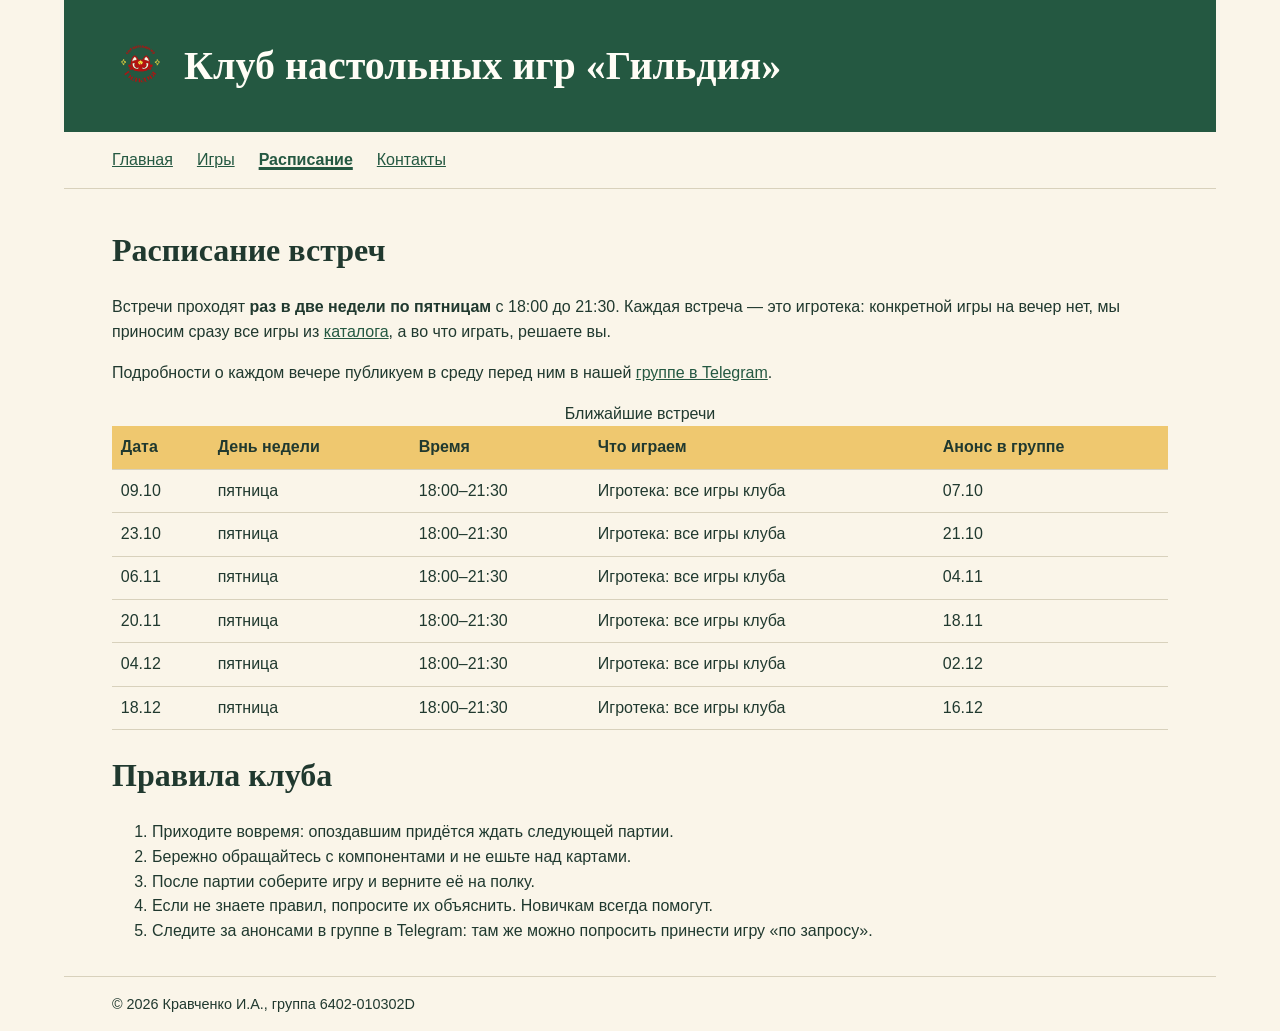
<file: lab4/schedule.html>
<!DOCTYPE html>
<html lang="ru">
<head>
  <meta charset="UTF-8">
  <meta name="viewport" content="width=device-width, initial-scale=1">
  <title>Расписание — Клуб «Гильдия»</title>
  <link rel="stylesheet" href="css/style.css">
</head>
<body>
  <div class="page">
    <header class="masthead">
      <img src="images/meeple.svg" alt="Логотип клуба" class="masthead__logo">
      <h1>Клуб настольных игр «Гильдия»</h1>
    </header>
    <nav class="menu">
      <a href="index.html">Главная</a>
      <a href="games.html">Игры</a>
      <a href="schedule.html" aria-current="page">Расписание</a>
      <a href="contacts.html">Контакты</a>
    </nav>
    <main>
      <h2>Расписание встреч</h2>
      <p>
        Встречи проходят <strong>раз в две недели по пятницам</strong> с 18:00 до 21:30.
        Каждая встреча — это игротека: конкретной игры на вечер нет, мы приносим сразу все
        игры из <a href="games.html">каталога</a>, а во что играть, решаете вы.
      </p>
      <p>
        Подробности о каждом вечере публикуем в среду перед ним в нашей
        <a href="https://t.me/GuildCat" target="_blank">группе в Telegram</a>.
      </p>

      <div class="schedule"><table>
        <caption>Ближайшие встречи</caption>
        <thead>
          <tr>
            <th>Дата</th>
            <th>День недели</th>
            <th>Время</th>
            <th>Что играем</th>
            <th>Анонс в группе</th>
          </tr>
        </thead>
        <tbody>
          <tr>
            <td class="center">09.10</td>
            <td class="left">пятница</td>
            <td class="center">18:00–21:30</td>
            <td class="left">Игротека: все игры клуба</td>
            <td class="right">07.10</td>
          </tr>
          <tr>
            <td class="center">23.10</td>
            <td class="left">пятница</td>
            <td class="center">18:00–21:30</td>
            <td class="left">Игротека: все игры клуба</td>
            <td class="right">21.10</td>
          </tr>
          <tr>
            <td class="center">06.11</td>
            <td class="left">пятница</td>
            <td class="center">18:00–21:30</td>
            <td class="left">Игротека: все игры клуба</td>
            <td class="right">04.11</td>
          </tr>
          <tr>
            <td class="center">20.11</td>
            <td class="left">пятница</td>
            <td class="center">18:00–21:30</td>
            <td class="left">Игротека: все игры клуба</td>
            <td class="right">18.11</td>
          </tr>
          <tr>
            <td class="center">04.12</td>
            <td class="left">пятница</td>
            <td class="center">18:00–21:30</td>
            <td class="left">Игротека: все игры клуба</td>
            <td class="right">02.12</td>
          </tr>
          <tr>
            <td class="center">18.12</td>
            <td class="left">пятница</td>
            <td class="center">18:00–21:30</td>
            <td class="left">Игротека: все игры клуба</td>
            <td class="right">16.12</td>
          </tr>
        </tbody>
      </table></div>

      <h2 id="rules">Правила клуба</h2>
      <ol>
        <li>Приходите вовремя: опоздавшим придётся ждать следующей партии.</li>
        <li>Бережно обращайтесь с компонентами и не ешьте над картами.</li>
        <li>После партии соберите игру и верните её на полку.</li>
        <li>Если не знаете правил, попросите их объяснить. Новичкам всегда помогут.</li>
        <li>Следите за анонсами в группе в Telegram: там же можно попросить принести игру «по запросу».</li>
      </ol>
    </main>
    <footer>© 2026 Кравченко И.А., группа 6402-010302D</footer>
  </div>
</body>
</html>
</file>
<file: lab2/css/style.css>
/* общее */
* {
  margin: 0;
  padding: 0;
}

body {
  font-family: Arial, sans-serif;
  font-size: 16px;
  background-color: #eeeeee;
  color: black;
}

#wrapper {
  width: 900px;
  margin: 0 auto;
  background-color: white;
  border-left: 1px solid #cccccc;
  border-right: 1px solid #cccccc;
}

p {
  margin-bottom: 10px;
  line-height: 1.4;
}

ul,
ol {
  margin: 0 0 10px 30px;
}

li {
  margin-bottom: 4px;
}

/* ссылки */
a {
  color: navy;
}

/* внешние ссылки */
a[target="_blank"] {
  color: maroon;
  font-weight: bold;
}

a:hover {
  color: red;
}

/* шапка */
#header {
  background-color: lightblue;
  padding: 10px 20px;
  overflow: hidden;
}

.logo {
  width: 60px;
  float: left;
  margin-right: 15px;
}

h1 {
  font-size: 1.8em;
  line-height: 60px;
  color: navy;
}

/* меню */
nav {
  padding: 8px 20px;
  border-bottom: 1px solid #cccccc;
}

nav a {
  text-decoration: underline;
}

.active {
  font-weight: bold;
  text-decoration: none;
}

/* контент */
main {
  padding: 10px 20px 20px 20px;
}

h2 {
  margin: 15px 0 10px 0;
  color: navy;
}

/* первый абзац после заголовка */
h2 + p {
  text-indent: 20px;
}

.note {
  font-size: 0.9em;
  color: #666666;
}

/* фото на главной */
.photo {
  width: 400px;
  border: 3px solid #cccccc;
}

/* список контактов */
.contacts > li {
  list-style-type: square;
  margin-bottom: 8px;
}

/* таблицы */
table {
  width: 100%;
  border-collapse: collapse;
  margin-bottom: 10px;
}

caption {
  font-weight: bold;
  margin-bottom: 5px;
}

th,
td {
  border: 1px solid black;
  padding: 5px 8px;
}

th {
  background-color: #cccccc;
  text-align: center;
}

/* строки через одну */
tr:nth-child(even) {
  background-color: rgb(255, 255, 200);
}

.left {
  text-align: left;
}

.center {
  text-align: center;
}

.right {
  text-align: right;
}

.yes {
  color: green;
  font-weight: bold;
}

.no {
  color: red;
}

/* подвал */
footer {
  font-size: 0.8em;
  color: #666666;
  text-align: center;
  border-top: 1px solid #cccccc;
  padding: 10px;
}
</file>
<file: lab4/css/style.css>
:root {
  --paper: #faf5e9;
  --card: #fffdf6;
  --ink: #20392f;
  --green: #245841;
  --gold: #efc86f;
  --line: #d8d1bc;
  --rust: #934420;
}
* { box-sizing: border-box; }
body {
  margin: 0;
  font: 1rem/1.55 "Segoe UI", sans-serif;
  background: var(--paper);
  color: var(--ink);
}
.page { max-width: 72rem; margin: auto; }
.masthead, .menu, main, footer { padding: 1rem clamp(1rem, 4vw, 3rem); }
.masthead {
  display: flex;
  align-items: center;
  gap: 1rem;
  background: var(--green);
  color: var(--card);
}
.masthead__logo { width: 3.5rem; transform-origin: bottom center; }
@media (prefers-reduced-motion: no-preference) {
  .masthead__logo_lively { animation: hop 850ms ease-out; }
}
@keyframes hop {
  20% { transform: scale(1.1, .9); }
  48% { transform: translateY(-14px) rotate(-9deg); }
  78% { transform: scale(1.08, .94); }
  100% { transform: none; }
}
h1, h2, h3 { font-family: Georgia, serif; line-height: 1.15; }
h1 { font-size: clamp(1.45rem, 4vw, 2.5rem); }
h2 { font-size: 2rem; }
.menu { display: flex; flex-wrap: wrap; gap: .5rem 1.5rem; border-bottom: 1px solid var(--line); }
a { color: var(--green); }
.menu [aria-current] { font-weight: bold; text-decoration-thickness: 3px; }
.intro { display: flex; align-items: center; gap: 2rem; }
.intro > * { flex: 1; min-width: 0; }
.intro__figure { margin: 0; }
.photo { width: 100%; display: block; border-radius: .5rem; }
figcaption, footer, .note { font-size: .9em; }
.catalog { display: grid; grid-template-columns: repeat(auto-fit, minmax(min(100%, 16rem), 1fr)); gap: 1rem; }
.game, .registration { background: var(--card); border: 1px solid var(--line); border-radius: .6rem; padding: 1.25rem; }
.game__title { margin: 0; font-size: 1.35rem; }
.game dl { display: grid; grid-template-columns: 1fr auto; margin-bottom: 0; }
.game dd { margin: 0; }
.no { color: var(--rust); }
.schedule { overflow-x: auto; }
table { width: 100%; border-collapse: collapse; }
td, th { padding: .55rem; text-align: left; border-bottom: 1px solid var(--line); }
th, mark { background: var(--gold); color: var(--ink); }
footer { border-top: 1px solid var(--line); }
@media (max-width: 42rem) {
  .intro { flex-direction: column; align-items: stretch; gap: .5rem; }
}
.registration { display: grid; gap: 1rem; max-width: 30rem; }
.registration input:not([type="checkbox"]), .registration select {
  display: block;
  width: 100%;
  padding: .6rem;
  font: inherit;
  color: var(--ink);
  background: var(--card);
  border: 1px solid var(--green);
}
.registration button {
  justify-self: start;
  padding: .65rem 1.6rem;
  font: inherit;
  color: var(--card);
  background: var(--green);
  border: 0;
  border-radius: .4rem;
  cursor: pointer;
}
.registration output:empty { display: none; }
</file>
